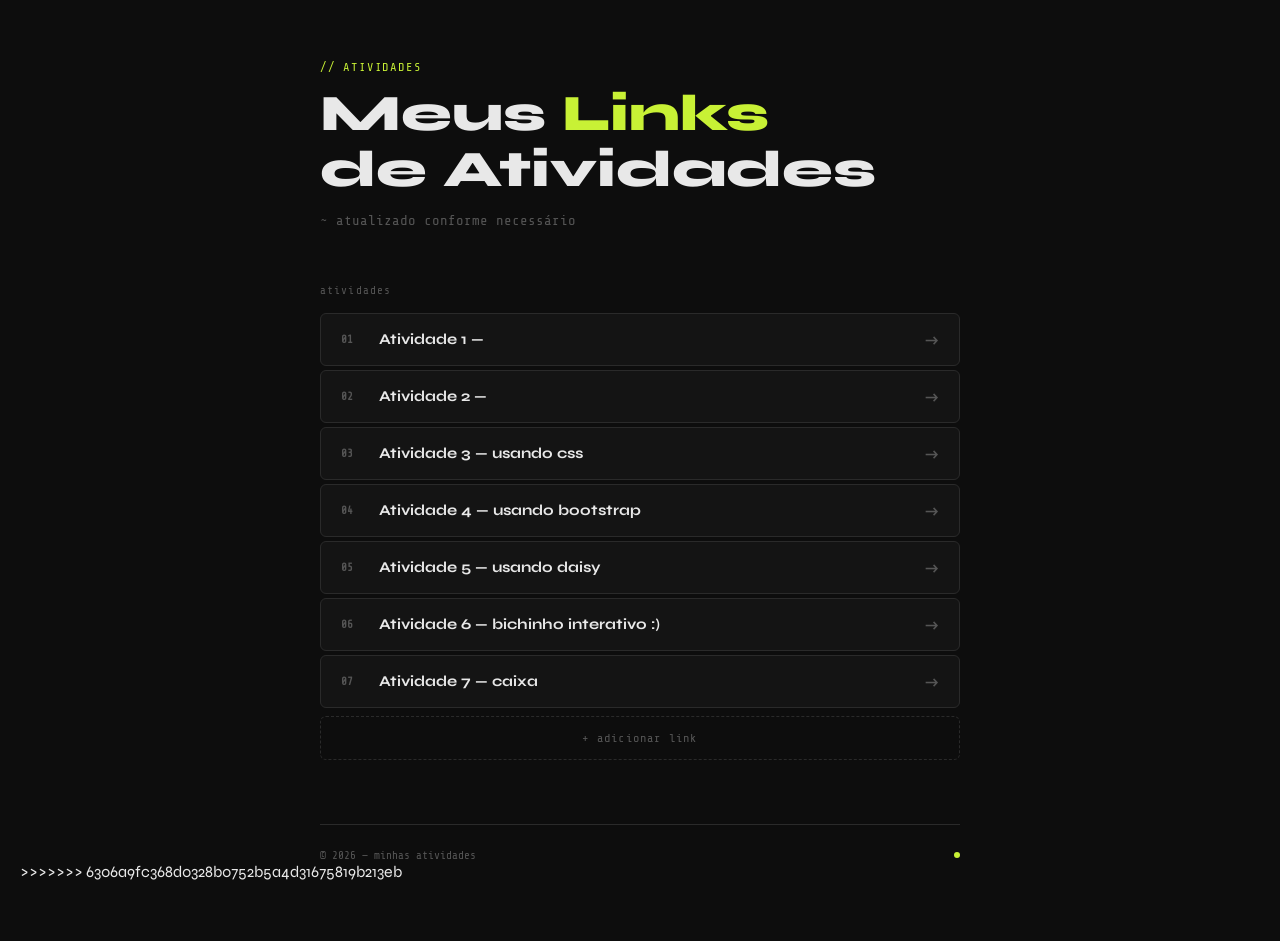
<file: index.html>
<!DOCTYPE html>
<html lang="pt-br">
<head>
    <meta charset="UTF-8">
    <meta name="viewport" content="width=device-width, initial-scale=1.0">
    <title>Minhas Atividades</title>
    <link href="https://fonts.googleapis.com/css2?family=Share+Tech+Mono&family=Syne:wght@400;700;800&display=swap" rel="stylesheet">
    <style>
        * {
            margin: 0;
            padding: 0;
            box-sizing: border-box;
        }

        :root {
            --bg: #0d0d0d;
            --surface: #141414;
            --border: #2a2a2a;
            --accent: #c8f135;
            --accent-dim: #8aaa1f;
            --text: #e8e8e8;
            --muted: #555;
        }

        body {
            background-color: var(--bg);
            color: var(--text);
            font-family: 'Syne', sans-serif;
            min-height: 100vh;
            padding: 60px 20px;
        }

        .wrapper {
            max-width: 640px;
            margin: 0 auto;
        }

        header {
            margin-bottom: 56px;
            animation: fadeDown 0.5s ease both;
        }

        .tag {
            font-family: 'Share Tech Mono', monospace;
            font-size: 12px;
            color: var(--accent);
            letter-spacing: 0.15em;
            text-transform: uppercase;
            margin-bottom: 12px;
            display: block;
        }

        h1 {
            font-size: clamp(2rem, 6vw, 3.2rem);
            font-weight: 800;
            line-height: 1.1;
            color: var(--text);
        }

        h1 span {
            color: var(--accent);
        }

        .subtitle {
            margin-top: 14px;
            font-size: 14px;
            color: var(--muted);
            font-family: 'Share Tech Mono', monospace;
        }

        .divider {
            width: 100%;
            height: 1px;
            background: var(--border);
            margin: 40px 0;
        }

        .counter {
            font-family: 'Share Tech Mono', monospace;
            font-size: 11px;
            color: var(--muted);
            letter-spacing: 0.1em;
            margin-bottom: 16px;
        }

        .list {
            list-style: none;
            display: flex;
            flex-direction: column;
            gap: 4px;
        }

        .list li {
            animation: fadeUp 0.4s ease both;
        }

        .list li:nth-child(1)  { animation-delay: 0.05s; }
        .list li:nth-child(2)  { animation-delay: 0.10s; }
        .list li:nth-child(3)  { animation-delay: 0.15s; }
        .list li:nth-child(4)  { animation-delay: 0.20s; }
        .list li:nth-child(5)  { animation-delay: 0.25s; }
        .list li:nth-child(6)  { animation-delay: 0.30s; }
        .list li:nth-child(7)  { animation-delay: 0.35s; }
        .list li:nth-child(8)  { animation-delay: 0.40s; }

        .list a {
            display: flex;
            align-items: center;
            justify-content: space-between;
            padding: 16px 20px;
            background: var(--surface);
            border: 1px solid var(--border);
            border-radius: 6px;
            text-decoration: none;
            color: var(--text);
            font-size: 15px;
            font-weight: 700;
            transition: border-color 0.2s, background 0.2s, transform 0.15s;
            gap: 16px;
        }

        .list a:hover {
            border-color: var(--accent);
            background: #1a1a1a;
            transform: translateX(4px);
        }

        .list a:hover .arrow {
            color: var(--accent);
            transform: translateX(3px);
        }

        .link-left {
            display: flex;
            align-items: center;
            gap: 14px;
        }

        .num {
            font-family: 'Share Tech Mono', monospace;
            font-size: 11px;
            color: var(--muted);
            min-width: 24px;
        }

        .arrow {
            font-size: 16px;
            color: var(--muted);
            transition: color 0.2s, transform 0.2s;
            flex-shrink: 0;
        }

        .add-btn {
            display: flex;
            align-items: center;
            justify-content: center;
            gap: 10px;
            width: 100%;
            margin-top: 8px;
            padding: 14px 20px;
            background: transparent;
            border: 1px dashed var(--border);
            border-radius: 6px;
            color: var(--muted);
            font-family: 'Share Tech Mono', monospace;
            font-size: 12px;
            letter-spacing: 0.1em;
            cursor: pointer;
            transition: border-color 0.2s, color 0.2s;
        }

        .add-btn:hover {
            border-color: var(--accent-dim);
            color: var(--accent);
        }

        footer {
            margin-top: 64px;
            padding-top: 24px;
            border-top: 1px solid var(--border);
            display: flex;
            justify-content: space-between;
            align-items: center;
        }

        footer p {
            font-family: 'Share Tech Mono', monospace;
            font-size: 11px;
            color: var(--muted);
        }

        .dot {
            width: 6px;
            height: 6px;
            background: var(--accent);
            border-radius: 50%;
            animation: blink 1.2s ease-in-out infinite;
        }

        @keyframes blink {
            0%, 100% { opacity: 1; }
            50% { opacity: 0.2; }
        }

        @keyframes fadeDown {
            from { opacity: 0; transform: translateY(-12px); }
            to   { opacity: 1; transform: translateY(0); }
        }

        @keyframes fadeUp {
            from { opacity: 0; transform: translateY(10px); }
            to   { opacity: 1; transform: translateY(0); }
        }
    </style>
</head>
<body>

<div class="wrapper">

    <header>
        <span class="tag">// atividades</span>
        <h1>Meus <span>Links</span><br>de Atividades</h1>
        <p class="subtitle">~ atualizado conforme necessário</p>
    </header>

    <div class="counter">atividades</div>

    <ul class="list">
         <li>
            <a href="https://micaelmflima.github.io/Front_End_2026/atvi1.html">
                <span class="link-left">
                    <span class="num">01</span>
                    Atividade 1 — 
                </span>
                <span class="arrow">→</span>
            </a>
        </li>
        <li>
            <a href="https://micaelmflima.github.io/Front_End_2026/trabalhofrontmicael.html">
                <span class="link-left">
                    <span class="num">02</span>
                    Atividade 2 — 
                </span>
                <span class="arrow">→</span>
            </a>
        </li>
        <li>
            <a href="https://micaelmflima.github.io/Front_End_2026/atividades%20css/CSS/">
                <span class="link-left">
                    <span class="num">03</span>
                    Atividade 3 — usando css
                </span>
                <span class="arrow">→</span>
            </a>
        </li>
        <li>
            <a href="https://micaelmflima.github.io/Front_End_2026/atividades%20css/BOOTSTRAP/">
                <span class="link-left">
                    <span class="num">04</span>
                    Atividade 4 — usando bootstrap
                </span>
                <span class="arrow">→</span>
            </a>
        </li>
        <li>
            <a href="https://micaelmflima.github.io/Front_End_2026/atividades css/DAISY">
                <span class="link-left">
                    <span class="num">05</span>
                    Atividade 5 — usando daisy
                </span>
                <span class="arrow">→</span>
            </a>
        </li>
        <li>
            <a href="https://micaelmflima.github.io/Front_End_2026/bichinho/bichinho.html">
                <span class="link-left">
                    <span class="num">06</span>
                    Atividade 6 — bichinho interativo :)
                </span>
                <span class="arrow">→</span>
            </a>
        </li>
        <li>
            <a href="https://micaelmflima.github.io/Front_End_2026/caixahtml/caixa.html">
                <span class="link-left">
                    <span class="num">07</span>
                    Atividade 7 — caixa 
                </span>
                <span class="arrow">→</span>
            </a>
        </li>
    </ul>

    <button class="add-btn">+ adicionar link</button>

    <footer>
        <p>© 2026 — minhas atividades</p>
        <div class="dot"></div>
    </footer>

</div>

>>>>>>> 6306a9fc368d0328b0752b5a4d31675819b213eb
</body>
</html>
</file>
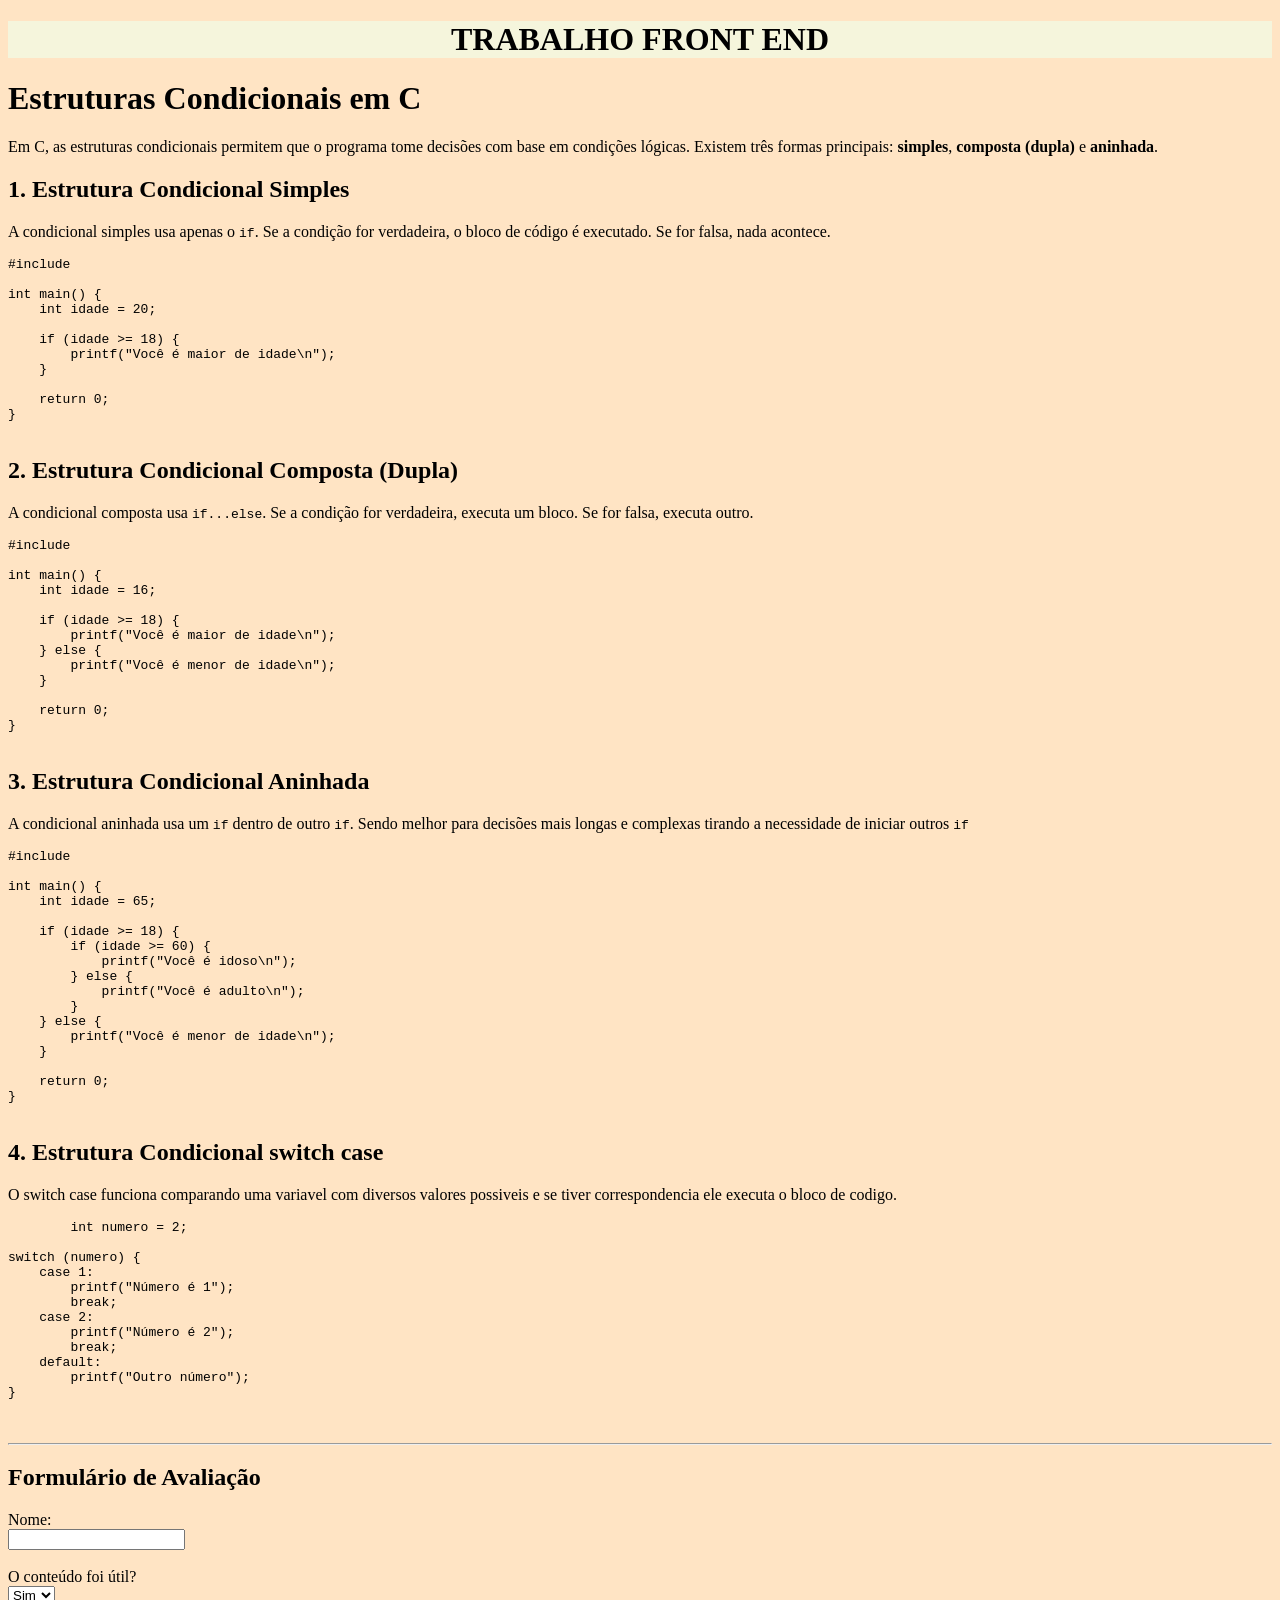
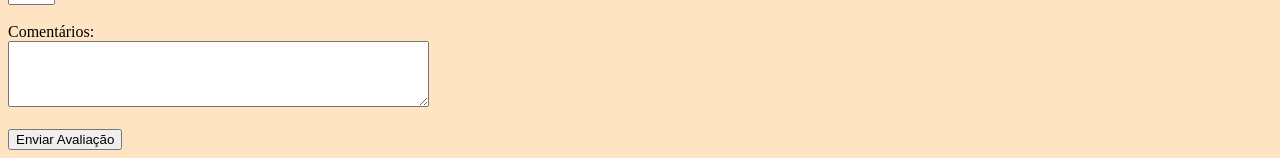
<file: front/index.html>
<!DOCTYPE html>
<html lang="pt-BR">
<head>
    <meta charset="UTF-8">
    <meta name="viewport" content="width=device-width, initial-scale=1.0">
    <title>Estruturas Condicionais em C</title>
    <STYle>
        header{
            background-color: beige;
            }
            
       body{
        background-color: bisque;
       }
    </STYle>
</head>

<body>
    <header>
        <h1><center>TRABALHO FRONT END</center></h1>
        
    </header>
    <h1>Estruturas Condicionais em C</h1>
    <p>
        Em C, as estruturas condicionais permitem que o programa tome decisões com base em condições lógicas.
        Existem três formas principais: <strong>simples</strong>, <strong>composta (dupla)</strong> e <strong>aninhada</strong>.
    </p>

    <h2>1. Estrutura Condicional Simples</h2>
    <p>
        A condicional simples usa apenas o <code>if</code>.  
        Se a condição for verdadeira, o bloco de código é executado.  
        Se for falsa, nada acontece.
    </p>
    <pre>
#include <stdio.h>

int main() {
    int idade = 20;

    if (idade >= 18) {
        printf("Você é maior de idade\n");
    }

    return 0;
}
    </pre>

    <h2>2. Estrutura Condicional Composta (Dupla)</h2>
    <p>
        A condicional composta usa <code>if...else</code>.  
        Se a condição for verdadeira, executa um bloco.  
        Se for falsa, executa outro.
    </p>
    <pre>
#include <stdio.h>

int main() {
    int idade = 16;

    if (idade >= 18) {
        printf("Você é maior de idade\n");
    } else {
        printf("Você é menor de idade\n");
    }

    return 0;
}
    </pre>

    <h2>3. Estrutura Condicional Aninhada</h2>
    <p>
        A condicional aninhada usa um <code>if</code> dentro de outro <code>if</code>.  
        Sendo melhor para decisões mais longas e complexas tirando a necessidade de iniciar outros <code>if</code>
    </p>
    <pre>
#include <stdio.h>

int main() {
    int idade = 65;

    if (idade >= 18) {
        if (idade >= 60) {
            printf("Você é idoso\n");
        } else {
            printf("Você é adulto\n");
        }
    } else {
        printf("Você é menor de idade\n");
    }

    return 0;
}
    </pre>

     <h2>4. Estrutura Condicional switch case</h2>

     <p>
        O switch case funciona comparando uma variavel com diversos valores possiveis e se tiver correspondencia ele executa o bloco de codigo.
     </p>

     <pre>
        int numero = 2;

switch (numero) {
    case 1:
        printf("Número é 1");
        break;
    case 2:
        printf("Número é 2");
        break;
    default:
        printf("Outro número");
}

     </pre>
    <hr>

    <h2>Formulário de Avaliação</h2>
    <form>
        <label for="nome">Nome:</label><br>
        <input type="text" id="nome" name="nome"><br><br>

        <label for="utilidade">O conteúdo foi útil?</label><br>
        <select id="utilidade" name="utilidade">
            <option value="sim">Sim</option>
            <option value="nao">Não</option>
        </select><br><br>

        <label for="comentarios">Comentários:</label><br>
        <textarea id="comentarios" name="comentarios" rows="4" cols="50"></textarea><br><br>

        <input type="submit" value="Enviar Avaliação">
    </form>
</body>
<!--⠀⠀⠀⠀⠀⠀⠀⠀⢠⡀⠀⠀⠀⠀⠀⠀⠀⠀⠀⠀⠀⠀⠀⠀
⠀⠀⠀⠀⠀⠀⠀⠀⢀⡟⣻⠀⠀⢀⣀⣀⣀⣀⣠⣴⠆⠀⠀⠀⠀
⠀⠀⠀⣶⠤⣀⣀⡴⠋⠀⠋⠉⠉⠁⠀⠈⠀⠶⠯⣅⠀⠀⠀⠀⠀
⠀⠀⠀⠈⣳⠿⠀⠀⠀⠀⠀⠀⠀⠀⠀⠀⠀⠀⠀⣀⣩⠶⠞⠃⠀
⠀⠀⠀⢀⡽⠁⠀⠀⠀⠀⠀⠀⠀⠀⠀⡀⠀⠀⠀⠘⣆⠀⠀⠀⠀
⠲⠶⣚⡍⠀⠀⠀⠀⠀⠀⠀⠀⠀⣤⠀⢹⣦⠀⢧⠀⠈⠳⣄⠀⠀
⠀⢀⡞⠀⠀⠀⠀⠀⠀⠀⣧⠀⠀⣿⡴⠋⠉⢛⣾⣆⢸⡳⢬⣷⠦
⢠⡾⠶⣤⣀⠀⣀⣲⠀⢀⣿⢰⢀⣿⠀⠀⣰⣿⣿⢿⠯⣷⣄⡀⠀
⠀⠀⢰⣿⣿⣿⣿⠿⣧⢸⣧⣿⡼⠙⣧⣾⣿⣿⡟⠘⣦⠀⠀⠀⠀
⠀⠀⡾⠙⢸⣿⣧⠀⠈⠛⠇⠈⠀⠀⠀⠉⠉⠁⠀⠀⢈⡇⠀⠀⠀
⠀⠀⠁⠀⢸⡏⠿⠷⣶⡦⠀⠀⠀⠀⠀⠘⠦⣄⣀⡴⠞⠁⠀⠀⠀
⠀⠀⠀⠀⠀⠀⠀⣰⣷⣷⣶⣶⣶⣶⣶⣶⣾⣏⠉⠀⠀⠀⠀⠀⠀
⠀⠀⠀⠀⠀⠀⠀⣿⣿⣿⣿⣿⣿⣿⣿⣿⣿⡏⠀⠀⠀⠀⠀⠀⠀
⠀⠀⠀⠀⠀⠀⠀⠽⣿⣿⣿⣿⣿⣿⣿⣿⠛⠃⠀⠀⠀⠀⠀⠀⠀
⠀⠀⠀⠀⠀⠀⠀⢀⣿⣿⣿⣿⣿⣿⣿⣿⣇⠀⠀⠀⠀⠀⠀⠀⠀
⠀⠀⠀⠀⠀⠀⠀⣼⣿⣿⣿⣿⣿⣿⣿⣿⣿⡆⠀⠀⠀⠀⠀⠀⠀
⠀⠀⠀⠀⠀⠀⢰⣿⣿⣿⣿⣿⣿⣿⣿⣿⣿⣷⠀⠀⠀⠀⠀⠀⠀
⠀⠀⠀⠀⠀⠀⣼⣿⣿⣿⣿⣿⣿⣿⣿⣿⣿⣿⡇⠀⠀⠀⠀⠀⠀
⠀⠀⠀⠀⠀⠀⣿⣿⣿⣿⣿⣿⣿⣿⣿⣿⣿⣿⣿⡀⠀⠀⠀⠀⠀
⠀⠀⠀⠀⠀⢸⣿⣿⣿⣿⣿⣿⣿⣿⣿⣿⣿⣿⣿⣇⠀⠀⠀⠀⠀
⠀⠀⠀⠀⠀⣸⣿⣿⣿⣿⣿⣿⣿⣿⣿⣿⣿⣿⣿⣿⡄⠀⠀⠀⠀
⠀⠀⠀⠀⠀⣿⣿⣿⣿⣿⣿⣿⣿⣿⣿⣿⣿⣿⣿⣿⣇⠀⠀⠀⠀
⠀⠀⠀⠀⠀⣿⣿⣿⣿⣿⣿⣿⣿⣿⣿⣿⣿⣿⣿⣿⣿⠀⠀⠀⠀
⠀⠀⠀⠀⢰⣿⣿⣿⣿⣿⣿⣿⣿⣿⣿⣿⣿⣿⣿⣿⣿⡇⠀⠀⠀
⠀⠀⠀⠀⢸⣿⣿⣿⣿⣿⣿⣿⣿⣿⣿⣿⣿⣿⣿⣿⣿⡇⠀⠀⠀
⠀⠀⠀⠀⢸⣿⣿⣿⣿⣿⣿⣿⣿⣿⣿⣿⣿⣿⣿⣿⣿⡇⠀⠀⠀-->
</html>
</file>
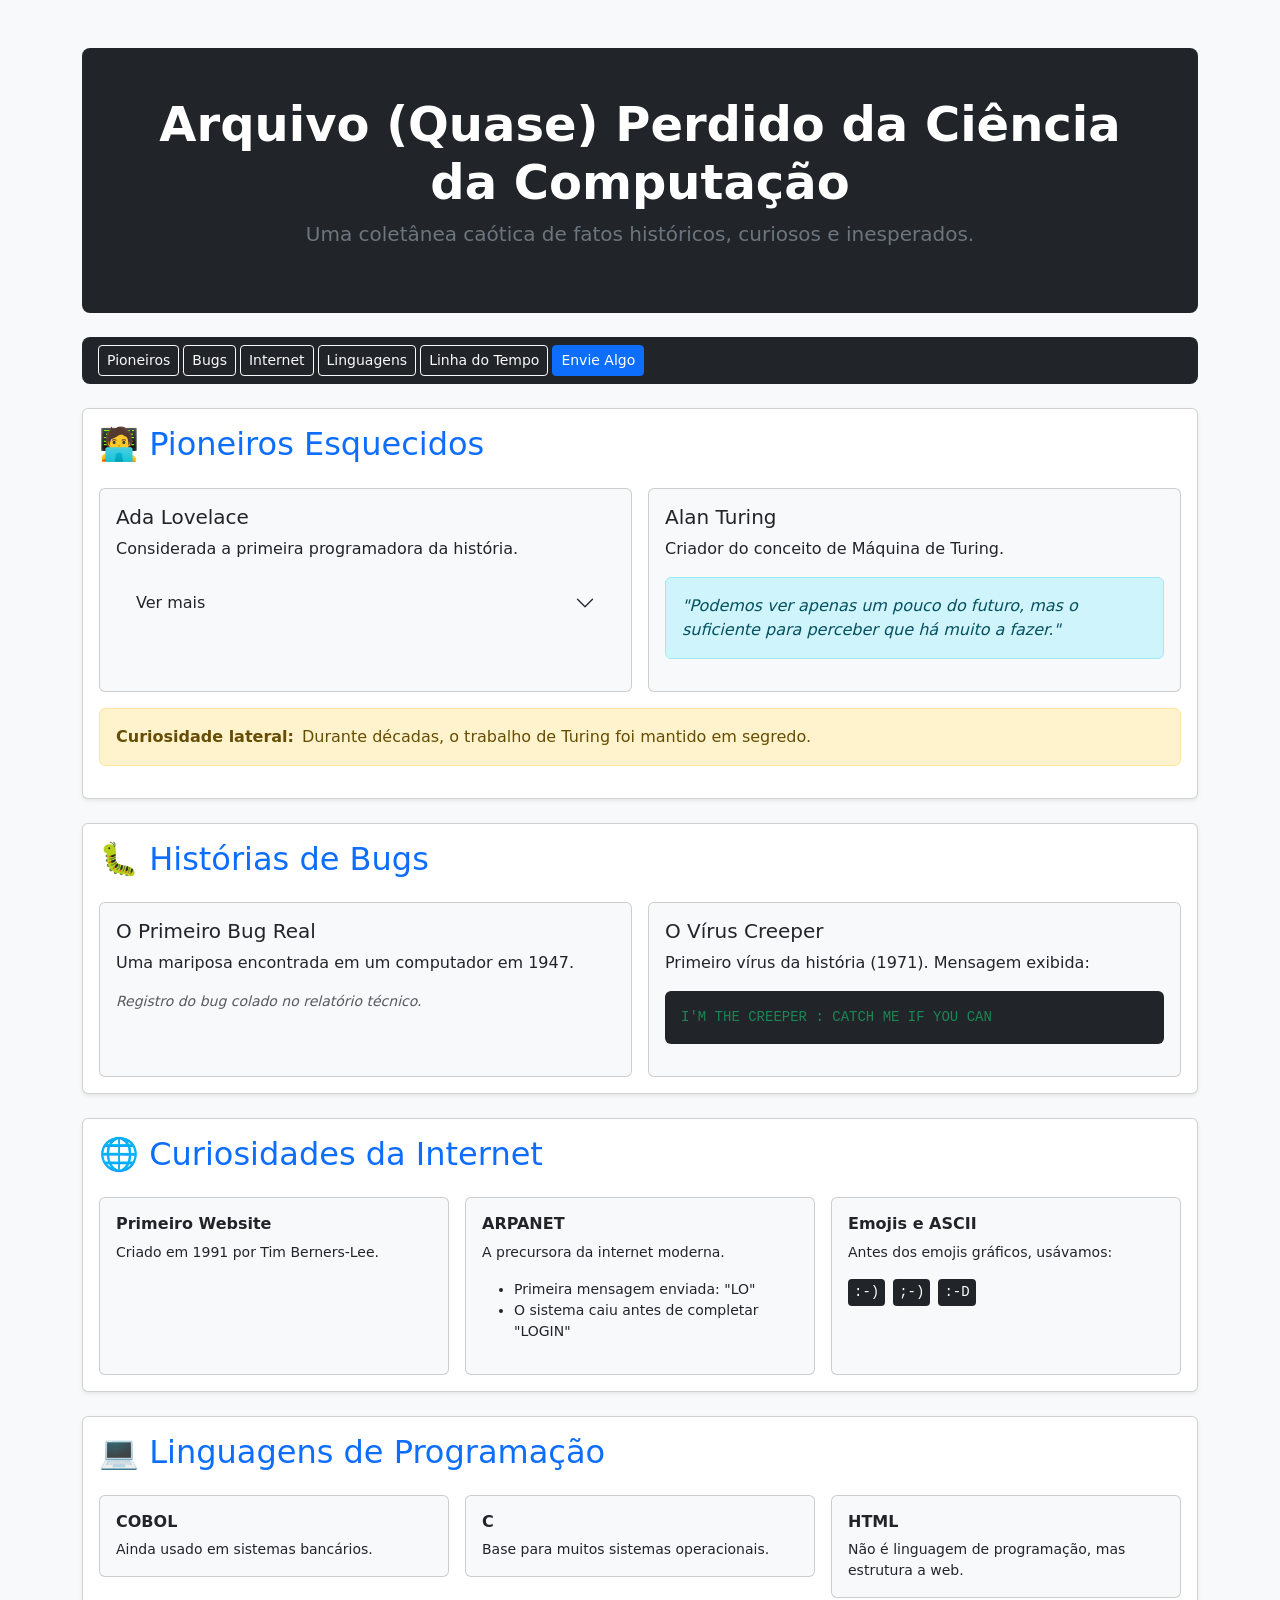
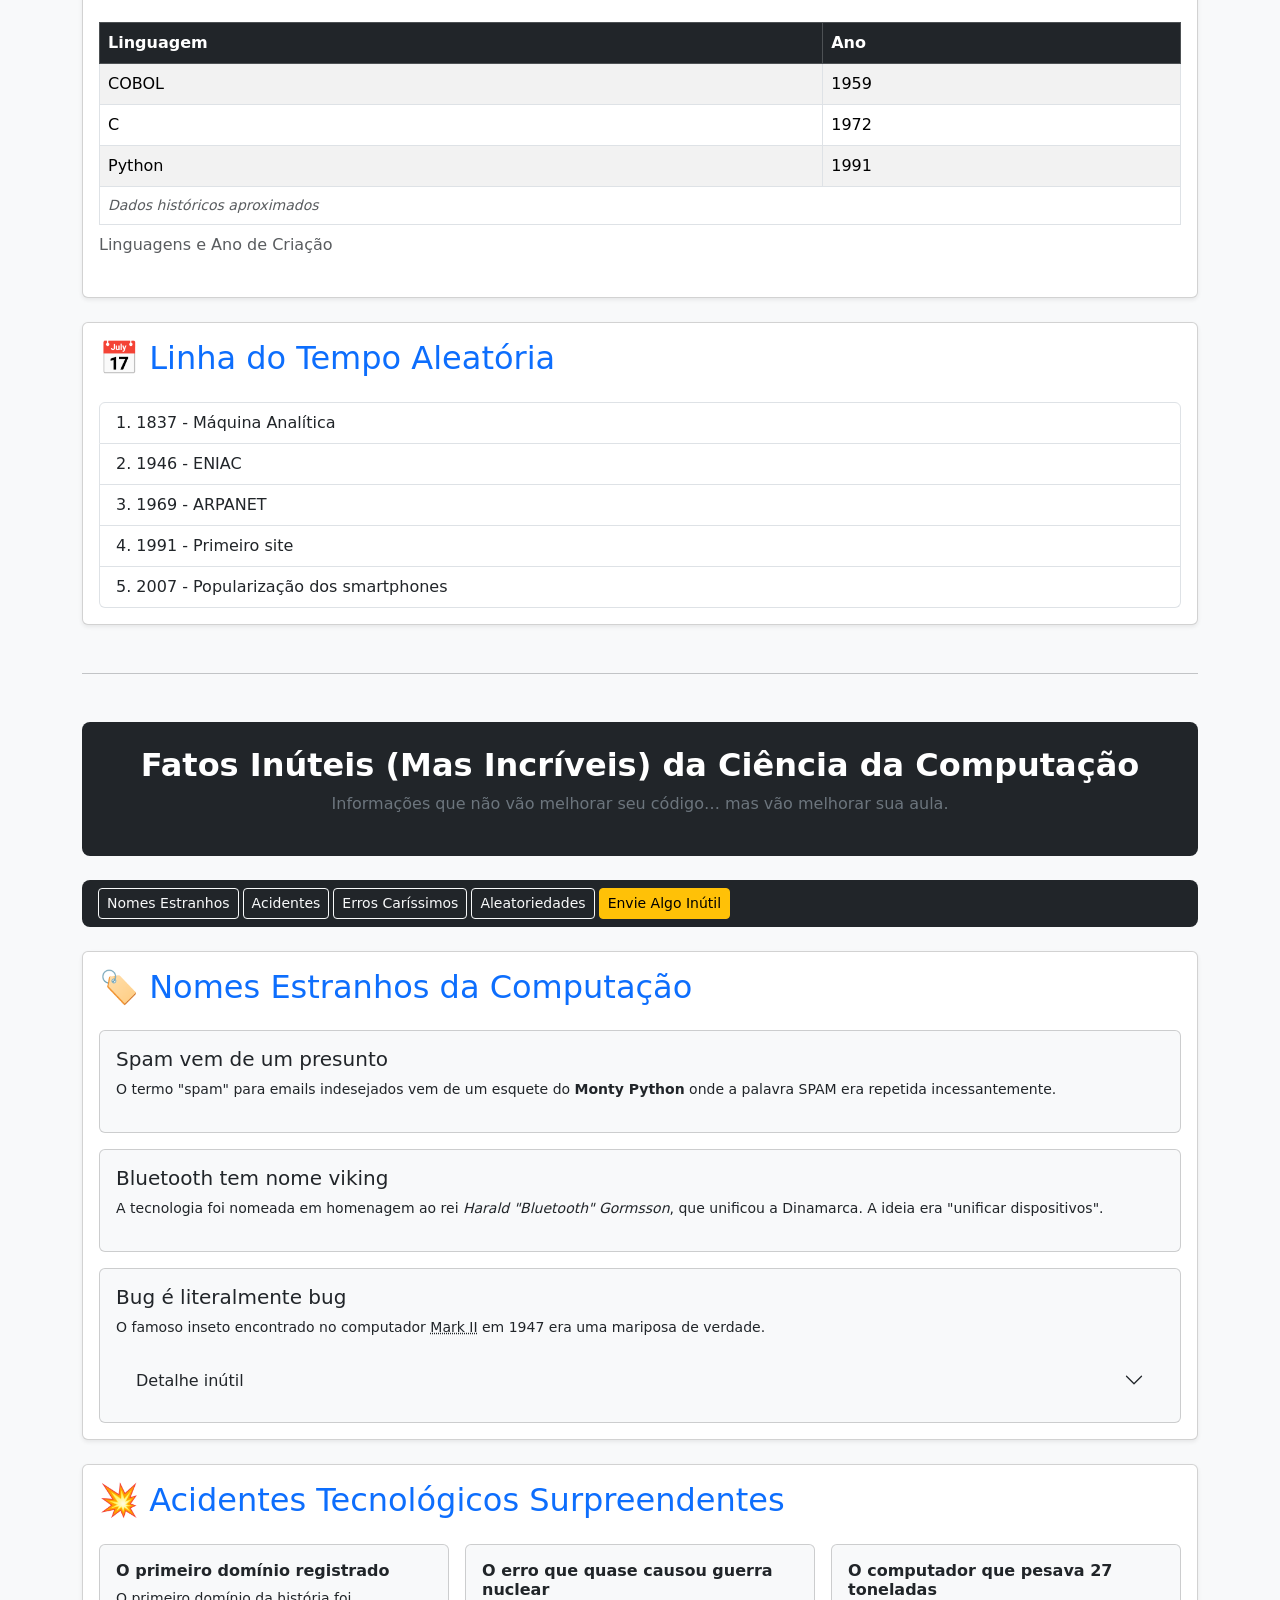
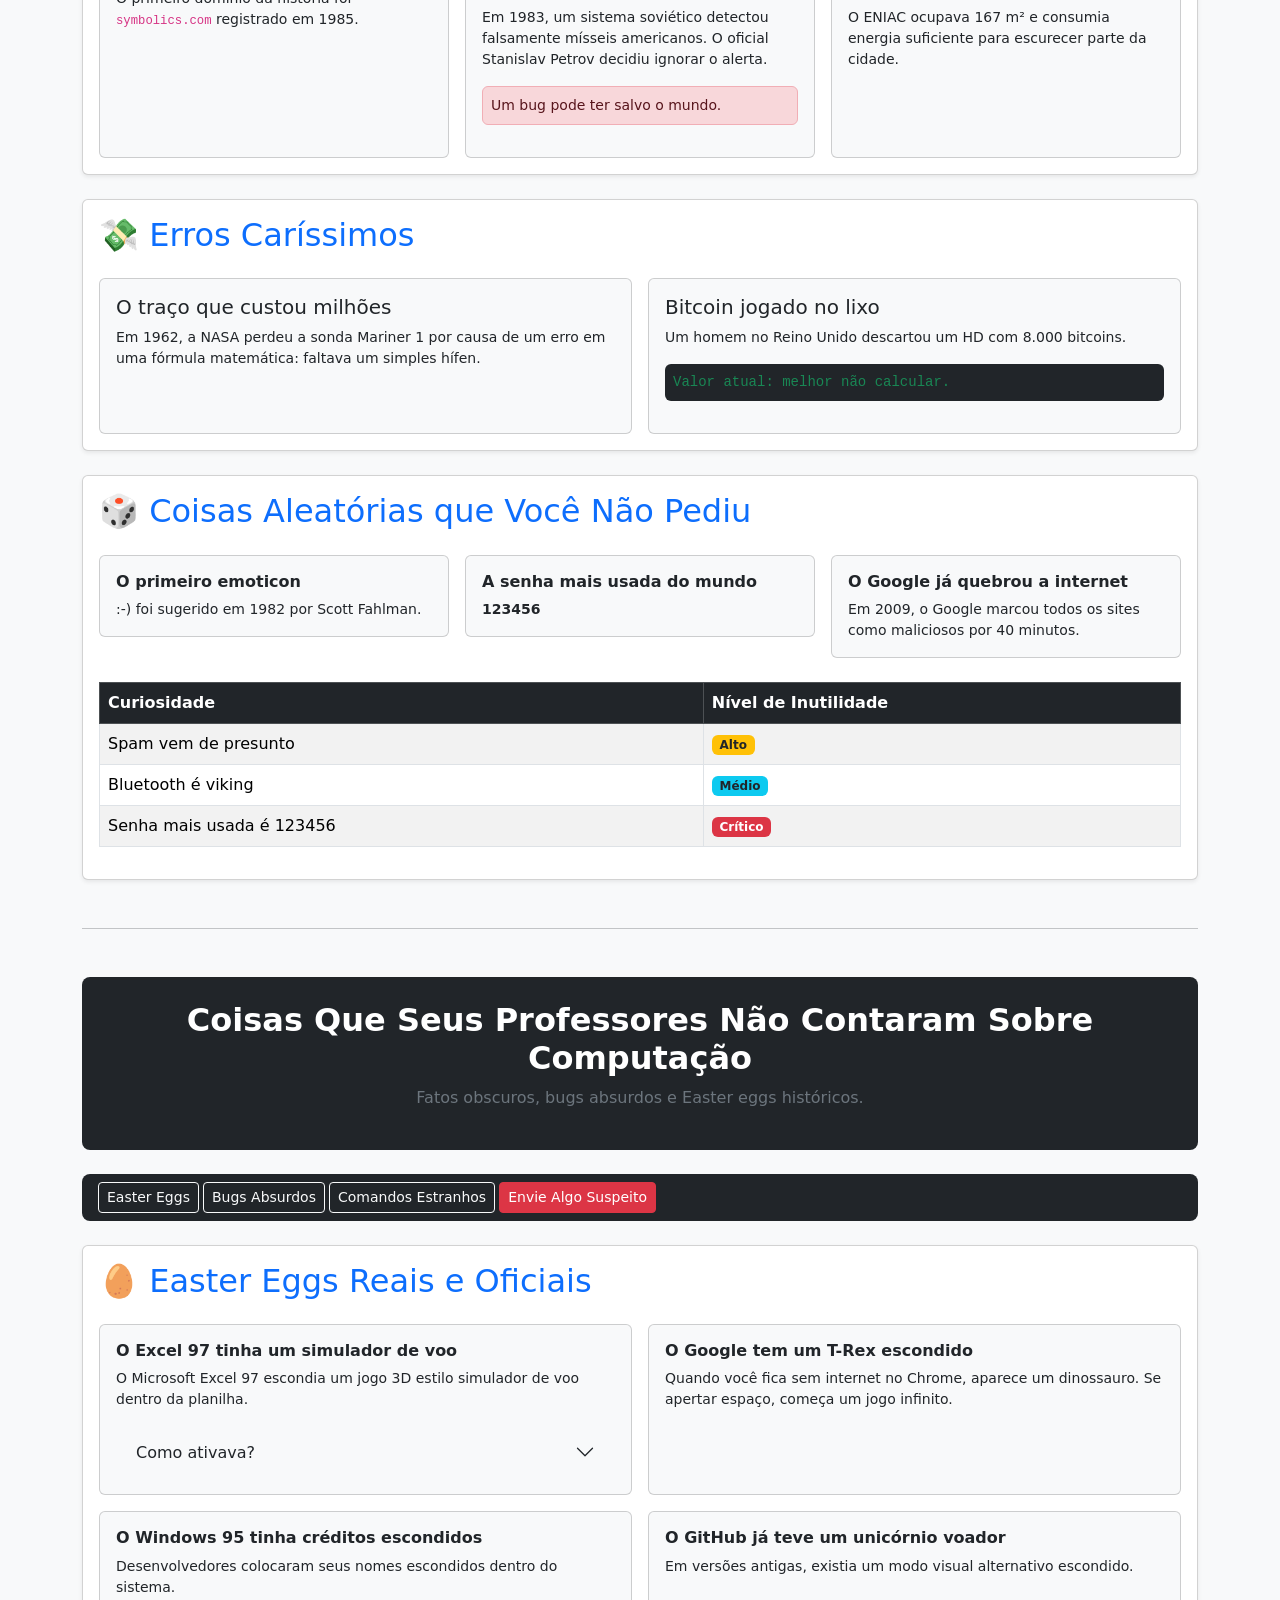
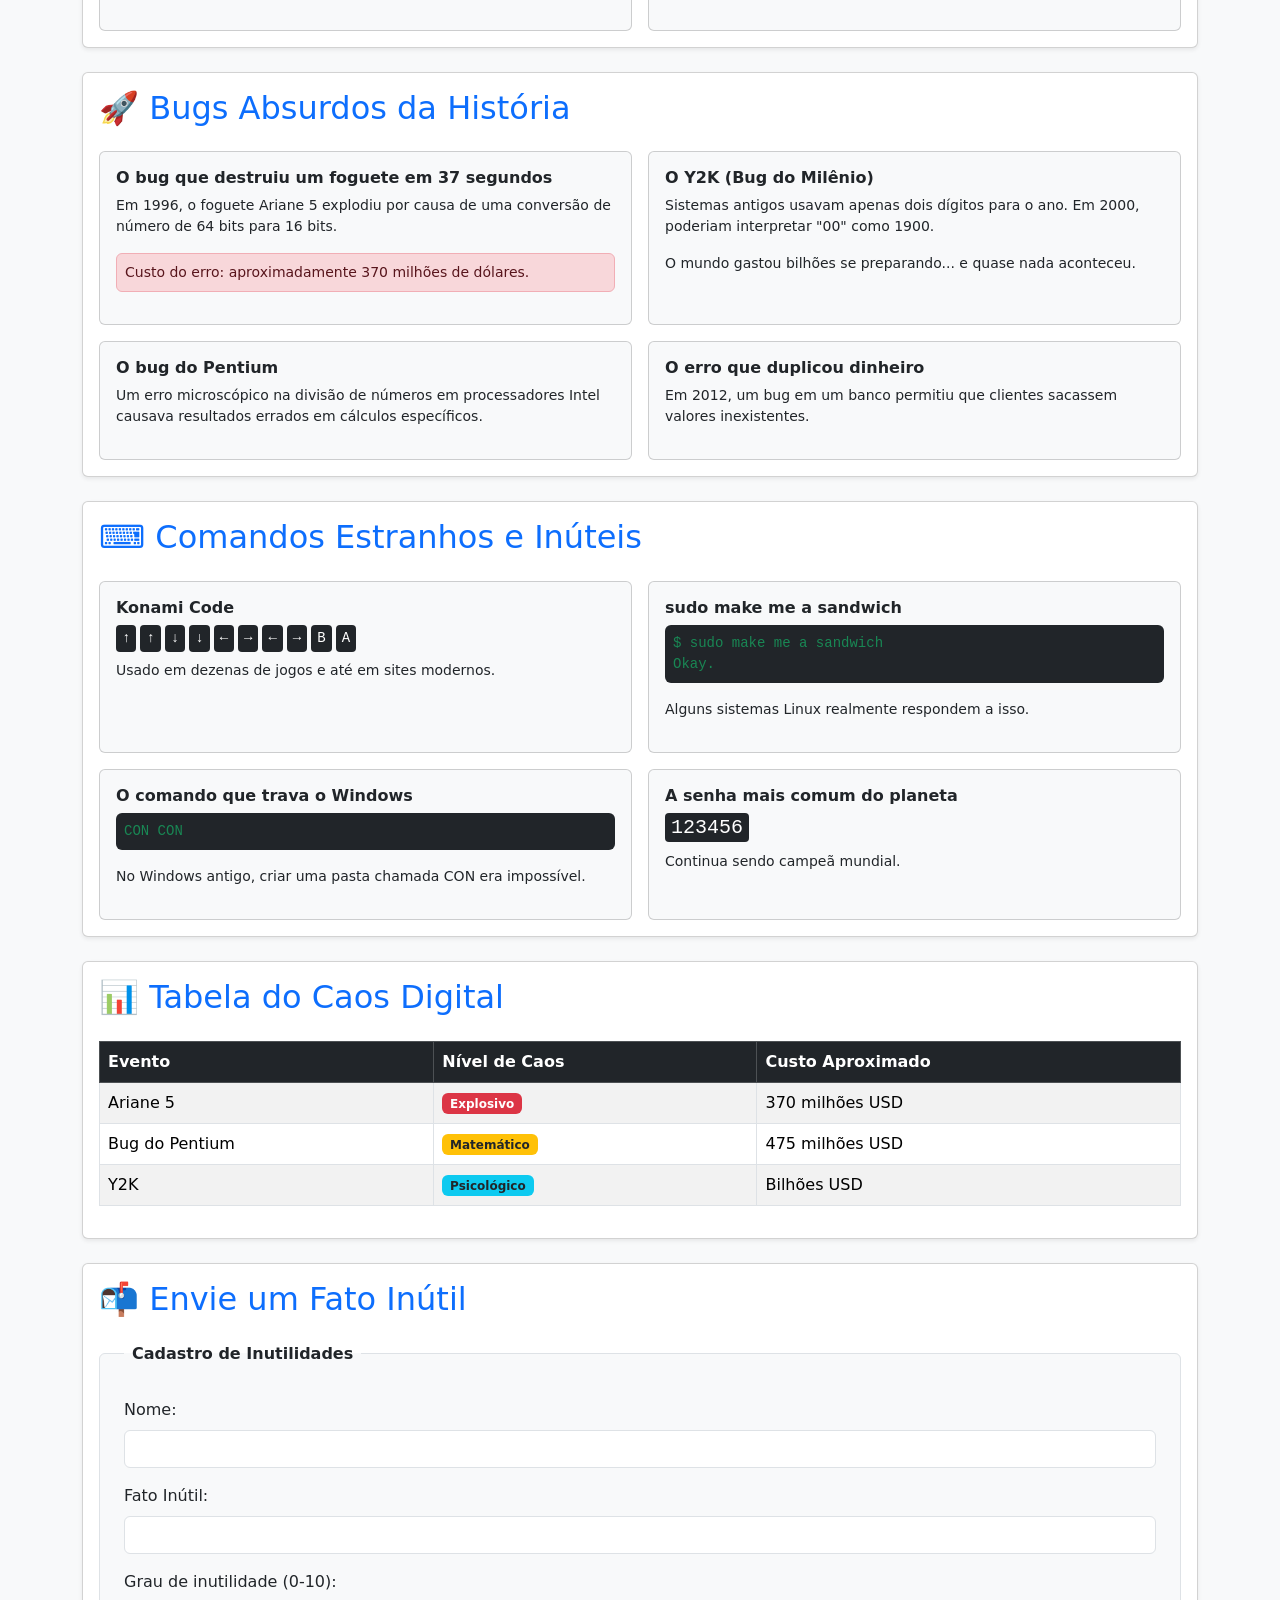
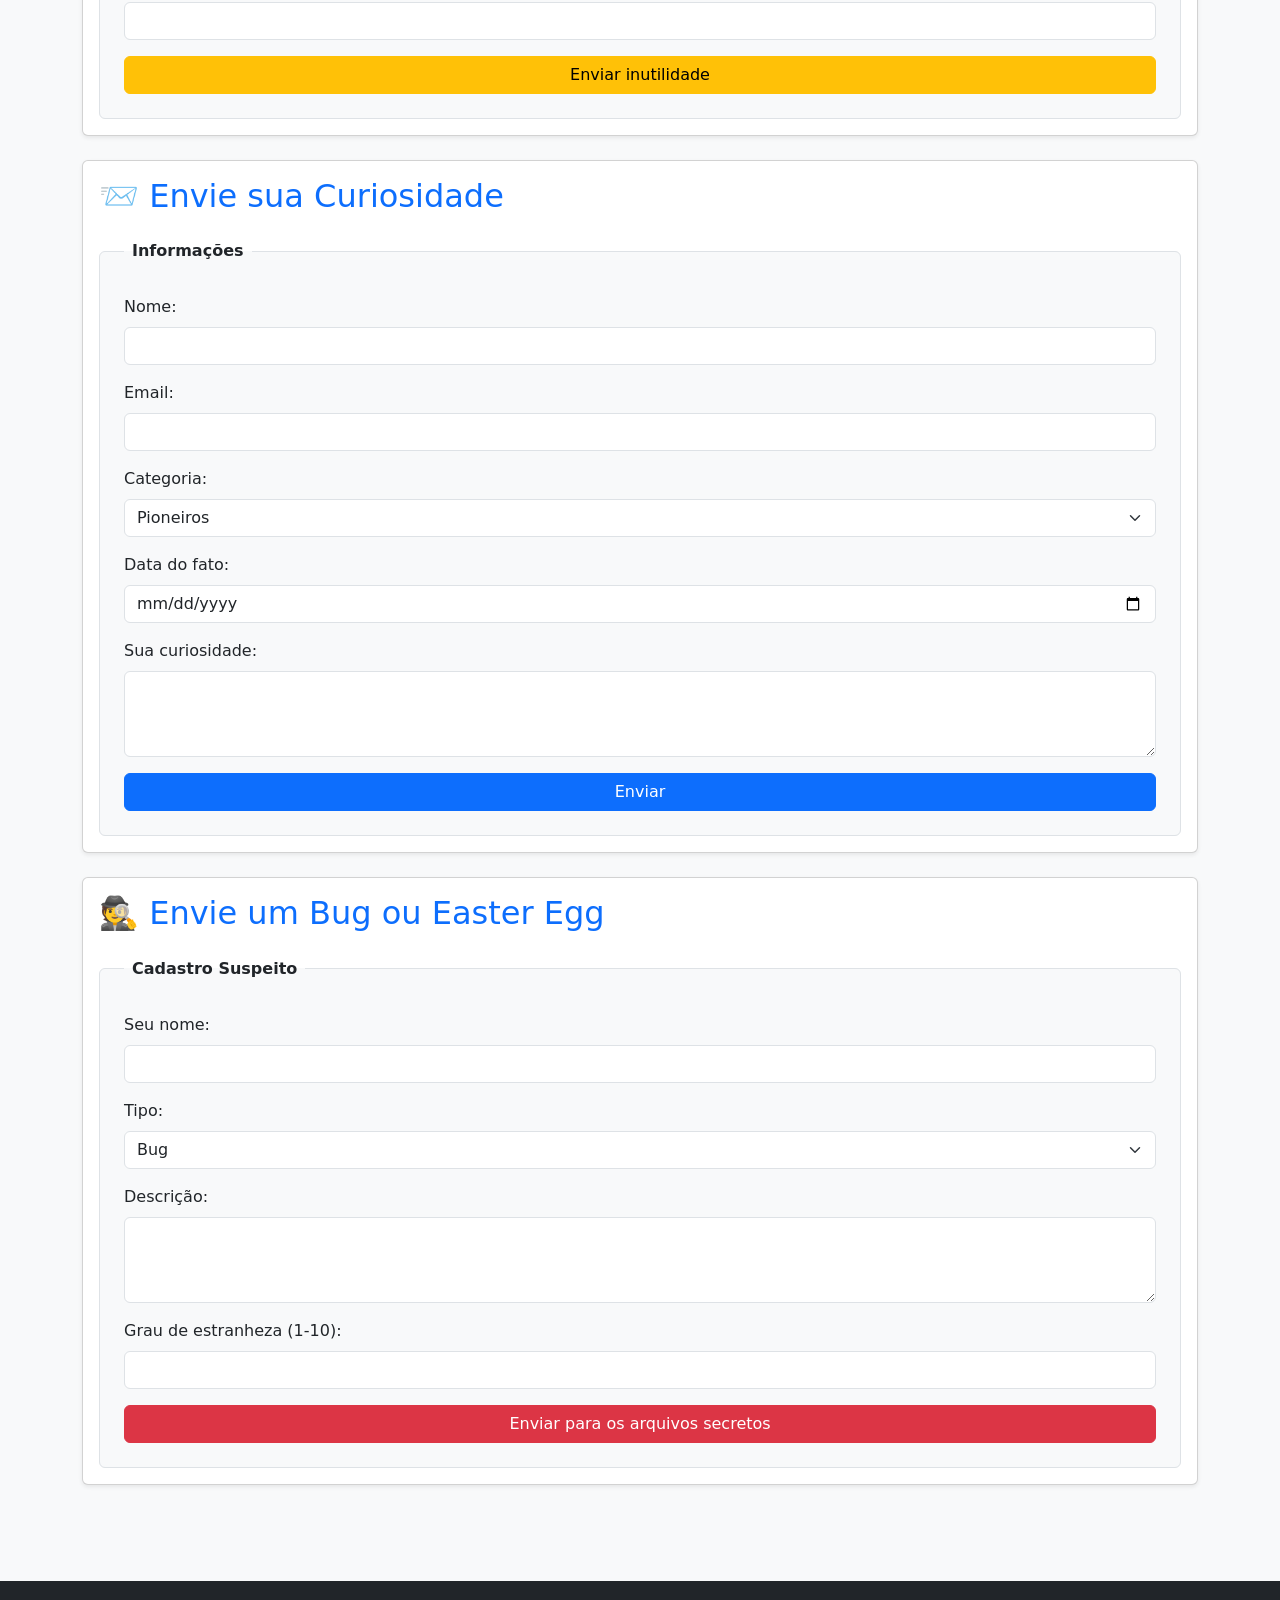
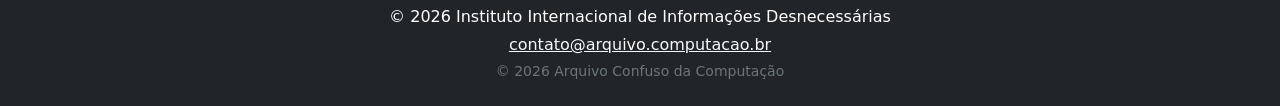
<file: atividades css/BOOTSTRAP/index.html>
<!DOCTYPE html>
<html lang="pt-br">
<head>
    <meta charset="UTF-8">
    <meta name="description" content="Curiosidades e fatos históricos da Ciência da Computação">
    <meta name="author" content="Portal Computação">
    <meta name="viewport" content="width=device-width, initial-scale=1.0">
    <title>Arquivo Confuso da Computação</title>
    <link href="https://cdn.jsdelivr.net/npm/bootstrap@5.3.3/dist/css/bootstrap.min.css" rel="stylesheet">
</head>

<body class="bg-light">

<div class="container py-5">

    <div class="p-5 mb-4 bg-dark text-white rounded-3 text-center">
        <h1 class="display-5 fw-bold">Arquivo (Quase) Perdido da Ciência da Computação</h1>
        <p class="lead text-secondary">Uma coletânea caótica de fatos históricos, curiosos e inesperados.</p>
    </div>

    <nav class="navbar navbar-expand bg-dark rounded-3 mb-4 px-3">
        <ul class="navbar-nav flex-wrap gap-1">
            <li class="nav-item"><a href="#pioneiros" class="btn btn-outline-light btn-sm">Pioneiros</a></li>
            <li class="nav-item"><a href="#bugs" class="btn btn-outline-light btn-sm">Bugs</a></li>
            <li class="nav-item"><a href="#internet" class="btn btn-outline-light btn-sm">Internet</a></li>
            <li class="nav-item"><a href="#linguagens" class="btn btn-outline-light btn-sm">Linguagens</a></li>
            <li class="nav-item"><a href="#linha-do-tempo" class="btn btn-outline-light btn-sm">Linha do Tempo</a></li>
            <li class="nav-item"><a href="#formulario" class="btn btn-primary btn-sm">Envie Algo</a></li>
        </ul>
    </nav>

    <div id="pioneiros" class="card mb-4 shadow-sm">
        <div class="card-body">
            <h2 class="card-title text-primary mb-4">🧑‍💻 Pioneiros Esquecidos</h2>
            <div class="row g-3">
                <div class="col-md-6">
                    <div class="card h-100 bg-light">
                        <div class="card-body">
                            <h3 class="h5">Ada Lovelace</h3>
                            <p>Considerada a primeira programadora da história.</p>
                            <div class="accordion accordion-flush" id="acc-ada">
                                <div class="accordion-item bg-light">
                                    <h2 class="accordion-header">
                                        <button class="accordion-button collapsed bg-light" type="button" data-bs-toggle="collapse" data-bs-target="#ada-detail">Ver mais</button>
                                    </h2>
                                    <div id="ada-detail" class="accordion-collapse collapse">
                                        <div class="accordion-body">Ela escreveu um algoritmo para a Máquina Analítica no século XIX.</div>
                                    </div>
                                </div>
                            </div>
                        </div>
                    </div>
                </div>
                <div class="col-md-6">
                    <div class="card h-100 bg-light">
                        <div class="card-body">
                            <h3 class="h5">Alan Turing</h3>
                            <p>Criador do conceito de Máquina de Turing.</p>
                            <blockquote class="alert alert-info text-sm fst-italic">
                                "Podemos ver apenas um pouco do futuro, mas o suficiente para perceber que há muito a fazer."
                            </blockquote>
                        </div>
                    </div>
                </div>
            </div>
            <div class="alert alert-warning mt-3 d-flex gap-2">
                <strong>Curiosidade lateral:</strong>
                <span>Durante décadas, o trabalho de Turing foi mantido em segredo.</span>
            </div>
        </div>
    </div>

    <div id="bugs" class="card mb-4 shadow-sm">
        <div class="card-body">
            <h2 class="card-title text-primary mb-4">🐛 Histórias de Bugs</h2>
            <div class="row g-3">
                <div class="col-md-6">
                    <div class="card h-100 bg-light">
                        <div class="card-body">
                            <h3 class="h5">O Primeiro Bug Real</h3>
                            <p>Uma mariposa encontrada em um computador em 1947.</p>
                            <figcaption class="text-muted fst-italic small">Registro do bug colado no relatório técnico.</figcaption>
                        </div>
                    </div>
                </div>
                <div class="col-md-6">
                    <div class="card h-100 bg-light">
                        <div class="card-body">
                            <h3 class="h5">O Vírus Creeper</h3>
                            <p>Primeiro vírus da história (1971). Mensagem exibida:</p>
                            <pre class="bg-dark text-success p-3 rounded">I'M THE CREEPER : CATCH ME IF YOU CAN</pre>
                        </div>
                    </div>
                </div>
            </div>
        </div>
    </div>

    <div id="internet" class="card mb-4 shadow-sm">
        <div class="card-body">
            <h2 class="card-title text-primary mb-4">🌐 Curiosidades da Internet</h2>
            <div class="row g-3">
                <div class="col-md-4">
                    <div class="card h-100 bg-light">
                        <div class="card-body">
                            <h3 class="h6 fw-bold">Primeiro Website</h3>
                            <p class="small">Criado em 1991 por Tim Berners-Lee.</p>
                        </div>
                    </div>
                </div>
                <div class="col-md-4">
                    <div class="card h-100 bg-light">
                        <div class="card-body">
                            <h3 class="h6 fw-bold">ARPANET</h3>
                            <p class="small">A precursora da internet moderna.</p>
                            <ul class="small">
                                <li>Primeira mensagem enviada: "LO"</li>
                                <li>O sistema caiu antes de completar "LOGIN"</li>
                            </ul>
                        </div>
                    </div>
                </div>
                <div class="col-md-4">
                    <div class="card h-100 bg-light">
                        <div class="card-body">
                            <h3 class="h6 fw-bold">Emojis e ASCII</h3>
                            <p class="small">Antes dos emojis gráficos, usávamos:</p>
                            <div class="d-flex gap-2 flex-wrap mt-1">
                                <kbd>:-)</kbd><kbd>;-)</kbd><kbd>:-D</kbd>
                            </div>
                        </div>
                    </div>
                </div>
            </div>
        </div>
    </div>

    <div id="linguagens" class="card mb-4 shadow-sm">
        <div class="card-body">
            <h2 class="card-title text-primary mb-4">💻 Linguagens de Programação</h2>
            <div class="row g-3 mb-4">
                <div class="col-md-4">
                    <div class="card bg-light">
                        <div class="card-body">
                            <h3 class="h6 fw-bold">COBOL</h3>
                            <p class="small mb-0">Ainda usado em sistemas bancários.</p>
                        </div>
                    </div>
                </div>
                <div class="col-md-4">
                    <div class="card bg-light">
                        <div class="card-body">
                            <h3 class="h6 fw-bold">C</h3>
                            <p class="small mb-0">Base para muitos sistemas operacionais.</p>
                        </div>
                    </div>
                </div>
                <div class="col-md-4">
                    <div class="card bg-light">
                        <div class="card-body">
                            <h3 class="h6 fw-bold">HTML</h3>
                            <p class="small mb-0">Não é linguagem de programação, mas estrutura a web.</p>
                        </div>
                    </div>
                </div>
            </div>
            <div class="table-responsive">
                <table class="table table-striped table-bordered">
                    <caption>Linguagens e Ano de Criação</caption>
                    <thead class="table-dark">
                        <tr><th>Linguagem</th><th>Ano</th></tr>
                    </thead>
                    <tbody>
                        <tr><td>COBOL</td><td>1959</td></tr>
                        <tr><td>C</td><td>1972</td></tr>
                        <tr><td>Python</td><td>1991</td></tr>
                    </tbody>
                    <tfoot>
                        <tr><td colspan="2" class="text-muted fst-italic small">Dados históricos aproximados</td></tr>
                    </tfoot>
                </table>
            </div>
        </div>
    </div>

    <div id="linha-do-tempo" class="card mb-4 shadow-sm">
        <div class="card-body">
            <h2 class="card-title text-primary mb-4">📅 Linha do Tempo Aleatória</h2>
            <ol class="list-group list-group-numbered">
                <li class="list-group-item">1837 - Máquina Analítica</li>
                <li class="list-group-item">1946 - ENIAC</li>
                <li class="list-group-item">1969 - ARPANET</li>
                <li class="list-group-item">1991 - Primeiro site</li>
                <li class="list-group-item">2007 - Popularização dos smartphones</li>
            </ol>
        </div>
    </div>

    <hr class="my-5">

    <div class="p-4 mb-4 bg-dark text-white rounded-3 text-center">
        <h1 class="h2 fw-bold">Fatos Inúteis (Mas Incríveis) da Ciência da Computação</h1>
        <p class="text-secondary">Informações que não vão melhorar seu código… mas vão melhorar sua aula.</p>
    </div>

    <nav class="navbar navbar-expand bg-dark rounded-3 mb-4 px-3">
        <ul class="navbar-nav flex-wrap gap-1">
            <li class="nav-item"><a href="#nomes" class="btn btn-outline-light btn-sm">Nomes Estranhos</a></li>
            <li class="nav-item"><a href="#acidentes" class="btn btn-outline-light btn-sm">Acidentes</a></li>
            <li class="nav-item"><a href="#dinheiro" class="btn btn-outline-light btn-sm">Erros Caríssimos</a></li>
            <li class="nav-item"><a href="#aleatorio" class="btn btn-outline-light btn-sm">Aleatoriedades</a></li>
            <li class="nav-item"><a href="#form" class="btn btn-warning btn-sm">Envie Algo Inútil</a></li>
        </ul>
    </nav>

    <div id="nomes" class="card mb-4 shadow-sm">
        <div class="card-body">
            <h2 class="card-title text-primary mb-4">🏷️ Nomes Estranhos da Computação</h2>
            <div class="row g-3">
                <div class="col-12">
                    <div class="card bg-light">
                        <div class="card-body">
                            <h3 class="h5">Spam vem de um presunto</h3>
                            <p class="small">O termo "spam" para emails indesejados vem de um esquete do <strong>Monty Python</strong> onde a palavra SPAM era repetida incessantemente.</p>
                        </div>
                    </div>
                </div>
                <div class="col-12">
                    <div class="card bg-light">
                        <div class="card-body">
                            <h3 class="h5">Bluetooth tem nome viking</h3>
                            <p class="small">A tecnologia foi nomeada em homenagem ao rei <em>Harald "Bluetooth" Gormsson</em>, que unificou a Dinamarca. A ideia era "unificar dispositivos".</p>
                        </div>
                    </div>
                </div>
                <div class="col-12">
                    <div class="card bg-light">
                        <div class="card-body">
                            <h3 class="h5">Bug é literalmente bug</h3>
                            <p class="small">O famoso inseto encontrado no computador <abbr title="Harvard Mark II">Mark II</abbr> em 1947 era uma mariposa de verdade.</p>
                            <div class="accordion accordion-flush" id="acc-bug">
                                <div class="accordion-item bg-light">
                                    <h2 class="accordion-header">
                                        <button class="accordion-button collapsed bg-light" type="button" data-bs-toggle="collapse" data-bs-target="#bug-detail">Detalhe inútil</button>
                                    </h2>
                                    <div id="bug-detail" class="accordion-collapse collapse">
                                        <div class="accordion-body small">O inseto ainda está preservado em um museu.</div>
                                    </div>
                                </div>
                            </div>
                        </div>
                    </div>
                </div>
            </div>
        </div>
    </div>

    <div id="acidentes" class="card mb-4 shadow-sm">
        <div class="card-body">
            <h2 class="card-title text-primary mb-4">💥 Acidentes Tecnológicos Surpreendentes</h2>
            <div class="row g-3">
                <div class="col-md-4">
                    <div class="card h-100 bg-light">
                        <div class="card-body">
                            <h3 class="h6 fw-bold">O primeiro domínio registrado</h3>
                            <p class="small">O primeiro domínio da história foi <code>symbolics.com</code> registrado em 1985.</p>
                        </div>
                    </div>
                </div>
                <div class="col-md-4">
                    <div class="card h-100 bg-light">
                        <div class="card-body">
                            <h3 class="h6 fw-bold">O erro que quase causou guerra nuclear</h3>
                            <p class="small">Em 1983, um sistema soviético detectou falsamente mísseis americanos. O oficial Stanislav Petrov decidiu ignorar o alerta.</p>
                            <div class="alert alert-danger small p-2 mt-2">Um bug pode ter salvo o mundo.</div>
                        </div>
                    </div>
                </div>
                <div class="col-md-4">
                    <div class="card h-100 bg-light">
                        <div class="card-body">
                            <h3 class="h6 fw-bold">O computador que pesava 27 toneladas</h3>
                            <p class="small">O ENIAC ocupava 167 m² e consumia energia suficiente para escurecer parte da cidade.</p>
                        </div>
                    </div>
                </div>
            </div>
        </div>
    </div>

    <div id="dinheiro" class="card mb-4 shadow-sm">
        <div class="card-body">
            <h2 class="card-title text-primary mb-4">💸 Erros Caríssimos</h2>
            <div class="row g-3">
                <div class="col-md-6">
                    <div class="card h-100 bg-light">
                        <div class="card-body">
                            <h3 class="h5">O traço que custou milhões</h3>
                            <p class="small">Em 1962, a NASA perdeu a sonda Mariner 1 por causa de um erro em uma fórmula matemática: faltava um simples hífen.</p>
                        </div>
                    </div>
                </div>
                <div class="col-md-6">
                    <div class="card h-100 bg-light">
                        <div class="card-body">
                            <h3 class="h5">Bitcoin jogado no lixo</h3>
                            <p class="small">Um homem no Reino Unido descartou um HD com 8.000 bitcoins.</p>
                            <pre class="bg-dark text-success p-2 rounded small">Valor atual: melhor não calcular.</pre>
                        </div>
                    </div>
                </div>
            </div>
        </div>
    </div>

    <div id="aleatorio" class="card mb-4 shadow-sm">
        <div class="card-body">
            <h2 class="card-title text-primary mb-4">🎲 Coisas Aleatórias que Você Não Pediu</h2>
            <div class="row g-3 mb-4">
                <div class="col-md-4">
                    <div class="card bg-light">
                        <div class="card-body">
                            <h3 class="h6 fw-bold">O primeiro emoticon</h3>
                            <p class="small mb-0">:-) foi sugerido em 1982 por Scott Fahlman.</p>
                        </div>
                    </div>
                </div>
                <div class="col-md-4">
                    <div class="card bg-light">
                        <div class="card-body">
                            <h3 class="h6 fw-bold">A senha mais usada do mundo</h3>
                            <p class="small mb-0"><strong>123456</strong></p>
                        </div>
                    </div>
                </div>
                <div class="col-md-4">
                    <div class="card bg-light">
                        <div class="card-body">
                            <h3 class="h6 fw-bold">O Google já quebrou a internet</h3>
                            <p class="small mb-0">Em 2009, o Google marcou todos os sites como maliciosos por 40 minutos.</p>
                        </div>
                    </div>
                </div>
            </div>
            <div class="table-responsive">
                <table class="table table-striped table-bordered">
                    <thead class="table-dark">
                        <tr><th>Curiosidade</th><th>Nível de Inutilidade</th></tr>
                    </thead>
                    <tbody>
                        <tr><td>Spam vem de presunto</td><td><span class="badge bg-warning text-dark">Alto</span></td></tr>
                        <tr><td>Bluetooth é viking</td><td><span class="badge bg-info text-dark">Médio</span></td></tr>
                        <tr><td>Senha mais usada é 123456</td><td><span class="badge bg-danger">Crítico</span></td></tr>
                    </tbody>
                </table>
            </div>
        </div>
    </div>

    <hr class="my-5">

    <div class="p-4 mb-4 bg-dark text-white rounded-3 text-center">
        <h1 class="h2 fw-bold">Coisas Que Seus Professores Não Contaram Sobre Computação</h1>
        <p class="text-secondary">Fatos obscuros, bugs absurdos e Easter eggs históricos.</p>
    </div>

    <nav class="navbar navbar-expand bg-dark rounded-3 mb-4 px-3">
        <ul class="navbar-nav flex-wrap gap-1">
            <li class="nav-item"><a href="#easter-eggs" class="btn btn-outline-light btn-sm">Easter Eggs</a></li>
            <li class="nav-item"><a href="#bugs-absurdos" class="btn btn-outline-light btn-sm">Bugs Absurdos</a></li>
            <li class="nav-item"><a href="#comandos-secretos" class="btn btn-outline-light btn-sm">Comandos Estranhos</a></li>
            <li class="nav-item"><a href="#formulario-secreto" class="btn btn-danger btn-sm">Envie Algo Suspeito</a></li>
        </ul>
    </nav>

    <div id="easter-eggs" class="card mb-4 shadow-sm">
        <div class="card-body">
            <h2 class="card-title text-primary mb-4">🥚 Easter Eggs Reais e Oficiais</h2>
            <div class="row g-3">
                <div class="col-md-6">
                    <div class="card h-100 bg-light">
                        <div class="card-body">
                            <h3 class="h6 fw-bold">O Excel 97 tinha um simulador de voo</h3>
                            <p class="small">O Microsoft Excel 97 escondia um jogo 3D estilo simulador de voo dentro da planilha.</p>
                            <div class="accordion accordion-flush" id="acc-excel">
                                <div class="accordion-item bg-light">
                                    <h2 class="accordion-header">
                                        <button class="accordion-button collapsed bg-light small" type="button" data-bs-toggle="collapse" data-bs-target="#excel-detail">Como ativava?</button>
                                    </h2>
                                    <div id="excel-detail" class="accordion-collapse collapse">
                                        <div class="accordion-body small">Era preciso selecionar células específicas e usar combinações absurdas de teclado.</div>
                                    </div>
                                </div>
                            </div>
                        </div>
                    </div>
                </div>
                <div class="col-md-6">
                    <div class="card h-100 bg-light">
                        <div class="card-body">
                            <h3 class="h6 fw-bold">O Google tem um T-Rex escondido</h3>
                            <p class="small">Quando você fica sem internet no Chrome, aparece um dinossauro. Se apertar espaço, começa um jogo infinito.</p>
                        </div>
                    </div>
                </div>
                <div class="col-md-6">
                    <div class="card h-100 bg-light">
                        <div class="card-body">
                            <h3 class="h6 fw-bold">O Windows 95 tinha créditos escondidos</h3>
                            <p class="small">Desenvolvedores colocaram seus nomes escondidos dentro do sistema.</p>
                        </div>
                    </div>
                </div>
                <div class="col-md-6">
                    <div class="card h-100 bg-light">
                        <div class="card-body">
                            <h3 class="h6 fw-bold">O GitHub já teve um unicórnio voador</h3>
                            <p class="small">Em versões antigas, existia um modo visual alternativo escondido.</p>
                        </div>
                    </div>
                </div>
            </div>
        </div>
    </div>

    <div id="bugs-absurdos" class="card mb-4 shadow-sm">
        <div class="card-body">
            <h2 class="card-title text-primary mb-4">🚀 Bugs Absurdos da História</h2>
            <div class="row g-3">
                <div class="col-md-6">
                    <div class="card h-100 bg-light">
                        <div class="card-body">
                            <h3 class="h6 fw-bold">O bug que destruiu um foguete em 37 segundos</h3>
                            <p class="small">Em 1996, o foguete Ariane 5 explodiu por causa de uma conversão de número de 64 bits para 16 bits.</p>
                            <div class="alert alert-danger small p-2">Custo do erro: aproximadamente 370 milhões de dólares.</div>
                        </div>
                    </div>
                </div>
                <div class="col-md-6">
                    <div class="card h-100 bg-light">
                        <div class="card-body">
                            <h3 class="h6 fw-bold">O Y2K (Bug do Milênio)</h3>
                            <p class="small">Sistemas antigos usavam apenas dois dígitos para o ano. Em 2000, poderiam interpretar "00" como 1900.</p>
                            <p class="small">O mundo gastou bilhões se preparando... e quase nada aconteceu.</p>
                        </div>
                    </div>
                </div>
                <div class="col-md-6">
                    <div class="card h-100 bg-light">
                        <div class="card-body">
                            <h3 class="h6 fw-bold">O bug do Pentium</h3>
                            <p class="small">Um erro microscópico na divisão de números em processadores Intel causava resultados errados em cálculos específicos.</p>
                        </div>
                    </div>
                </div>
                <div class="col-md-6">
                    <div class="card h-100 bg-light">
                        <div class="card-body">
                            <h3 class="h6 fw-bold">O erro que duplicou dinheiro</h3>
                            <p class="small">Em 2012, um bug em um banco permitiu que clientes sacassem valores inexistentes.</p>
                        </div>
                    </div>
                </div>
            </div>
        </div>
    </div>

    <div id="comandos-secretos" class="card mb-4 shadow-sm">
        <div class="card-body">
            <h2 class="card-title text-primary mb-4">⌨️ Comandos Estranhos e Inúteis</h2>
            <div class="row g-3">
                <div class="col-md-6">
                    <div class="card h-100 bg-light">
                        <div class="card-body">
                            <h3 class="h6 fw-bold">Konami Code</h3>
                            <div class="d-flex flex-wrap gap-1 my-2">
                                <kbd>↑</kbd><kbd>↑</kbd><kbd>↓</kbd><kbd>↓</kbd><kbd>←</kbd><kbd>→</kbd><kbd>←</kbd><kbd>→</kbd><kbd>B</kbd><kbd>A</kbd>
                            </div>
                            <p class="small">Usado em dezenas de jogos e até em sites modernos.</p>
                        </div>
                    </div>
                </div>
                <div class="col-md-6">
                    <div class="card h-100 bg-light">
                        <div class="card-body">
                            <h3 class="h6 fw-bold">sudo make me a sandwich</h3>
                            <pre class="bg-dark text-success p-2 rounded small">$ sudo make me a sandwich
Okay.</pre>
                            <p class="small">Alguns sistemas Linux realmente respondem a isso.</p>
                        </div>
                    </div>
                </div>
                <div class="col-md-6">
                    <div class="card h-100 bg-light">
                        <div class="card-body">
                            <h3 class="h6 fw-bold">O comando que trava o Windows</h3>
                            <pre class="bg-dark text-success p-2 rounded small">CON CON</pre>
                            <p class="small">No Windows antigo, criar uma pasta chamada CON era impossível.</p>
                        </div>
                    </div>
                </div>
                <div class="col-md-6">
                    <div class="card h-100 bg-light">
                        <div class="card-body">
                            <h3 class="h6 fw-bold">A senha mais comum do planeta</h3>
                            <kbd class="fs-5">123456</kbd>
                            <p class="small mt-2">Continua sendo campeã mundial.</p>
                        </div>
                    </div>
                </div>
            </div>
        </div>
    </div>

    <div class="card mb-4 shadow-sm">
        <div class="card-body">
            <h2 class="card-title text-primary mb-4">📊 Tabela do Caos Digital</h2>
            <div class="table-responsive">
                <table class="table table-striped table-bordered">
                    <thead class="table-dark">
                        <tr><th>Evento</th><th>Nível de Caos</th><th>Custo Aproximado</th></tr>
                    </thead>
                    <tbody>
                        <tr><td>Ariane 5</td><td><span class="badge bg-danger">Explosivo</span></td><td>370 milhões USD</td></tr>
                        <tr><td>Bug do Pentium</td><td><span class="badge bg-warning text-dark">Matemático</span></td><td>475 milhões USD</td></tr>
                        <tr><td>Y2K</td><td><span class="badge bg-info text-dark">Psicológico</span></td><td>Bilhões USD</td></tr>
                    </tbody>
                </table>
            </div>
        </div>
    </div>

    <div id="form" class="card mb-4 shadow-sm">
        <div class="card-body">
            <h2 class="card-title text-primary mb-4">📬 Envie um Fato Inútil</h2>
            <fieldset class="border rounded p-4 bg-light">
                <legend class="float-none w-auto px-2 fs-6 fw-bold">Cadastro de Inutilidades</legend>
                <form class="d-flex flex-column gap-3">
                    <div>
                        <label class="form-label">Nome:</label>
                        <input type="text" name="nome" class="form-control">
                    </div>
                    <div>
                        <label class="form-label">Fato Inútil:</label>
                        <input type="text" name="fato" class="form-control">
                    </div>
                    <div>
                        <label class="form-label">Grau de inutilidade (0-10):</label>
                        <input type="number" name="grau" min="0" max="10" class="form-control">
                    </div>
                    <button type="submit" class="btn btn-warning w-100">Enviar inutilidade</button>
                </form>
            </fieldset>
        </div>
    </div>

    <div id="formulario" class="card mb-4 shadow-sm">
        <div class="card-body">
            <h2 class="card-title text-primary mb-4">📨 Envie sua Curiosidade</h2>
            <fieldset class="border rounded p-4 bg-light">
                <legend class="float-none w-auto px-2 fs-6 fw-bold">Informações</legend>
                <form class="d-flex flex-column gap-3">
                    <div>
                        <label class="form-label">Nome:</label>
                        <input type="text" name="nome" class="form-control">
                    </div>
                    <div>
                        <label class="form-label">Email:</label>
                        <input type="email" name="email" class="form-control">
                    </div>
                    <div>
                        <label class="form-label">Categoria:</label>
                        <select name="categoria" class="form-select">
                            <option>Pioneiros</option>
                            <option>Bugs</option>
                            <option>Internet</option>
                            <option>Linguagens</option>
                        </select>
                    </div>
                    <div>
                        <label class="form-label">Data do fato:</label>
                        <input type="date" name="data" class="form-control">
                    </div>
                    <div>
                        <label class="form-label">Sua curiosidade:</label>
                        <textarea name="curiosidade" class="form-control" rows="3"></textarea>
                    </div>
                    <button type="submit" class="btn btn-primary w-100">Enviar</button>
                </form>
            </fieldset>
        </div>
    </div>

    <div id="formulario-secreto" class="card mb-4 shadow-sm">
        <div class="card-body">
            <h2 class="card-title text-primary mb-4">🕵️ Envie um Bug ou Easter Egg</h2>
            <fieldset class="border rounded p-4 bg-light">
                <legend class="float-none w-auto px-2 fs-6 fw-bold">Cadastro Suspeito</legend>
                <form class="d-flex flex-column gap-3">
                    <div>
                        <label class="form-label">Seu nome:</label>
                        <input type="text" name="nome" class="form-control">
                    </div>
                    <div>
                        <label class="form-label">Tipo:</label>
                        <select name="tipo" class="form-select">
                            <option>Bug</option>
                            <option>Easter Egg</option>
                            <option>Comando estranho</option>
                        </select>
                    </div>
                    <div>
                        <label class="form-label">Descrição:</label>
                        <textarea name="descricao" class="form-control" rows="3"></textarea>
                    </div>
                    <div>
                        <label class="form-label">Grau de estranheza (1-10):</label>
                        <input type="number" min="1" max="10" class="form-control">
                    </div>
                    <button type="submit" class="btn btn-danger w-100">Enviar para os arquivos secretos</button>
                </form>
            </fieldset>
        </div>
    </div>

</div>

<footer class="bg-dark text-white text-center py-4 mt-4">
    <p class="mb-1">© 2026 Instituto Internacional de Informações Desnecessárias</p>
    <address class="mb-1"><a href="mailto:contato@arquivo.computacao.br" class="link-light">contato@arquivo.computacao.br</a></address>
    <p class="mb-0 text-secondary small">© 2026 Arquivo Confuso da Computação</p>
</footer>

<script src="https://cdn.jsdelivr.net/npm/bootstrap@5.3.3/dist/js/bootstrap.bundle.min.js"></script>
</body>
</html>
</file>
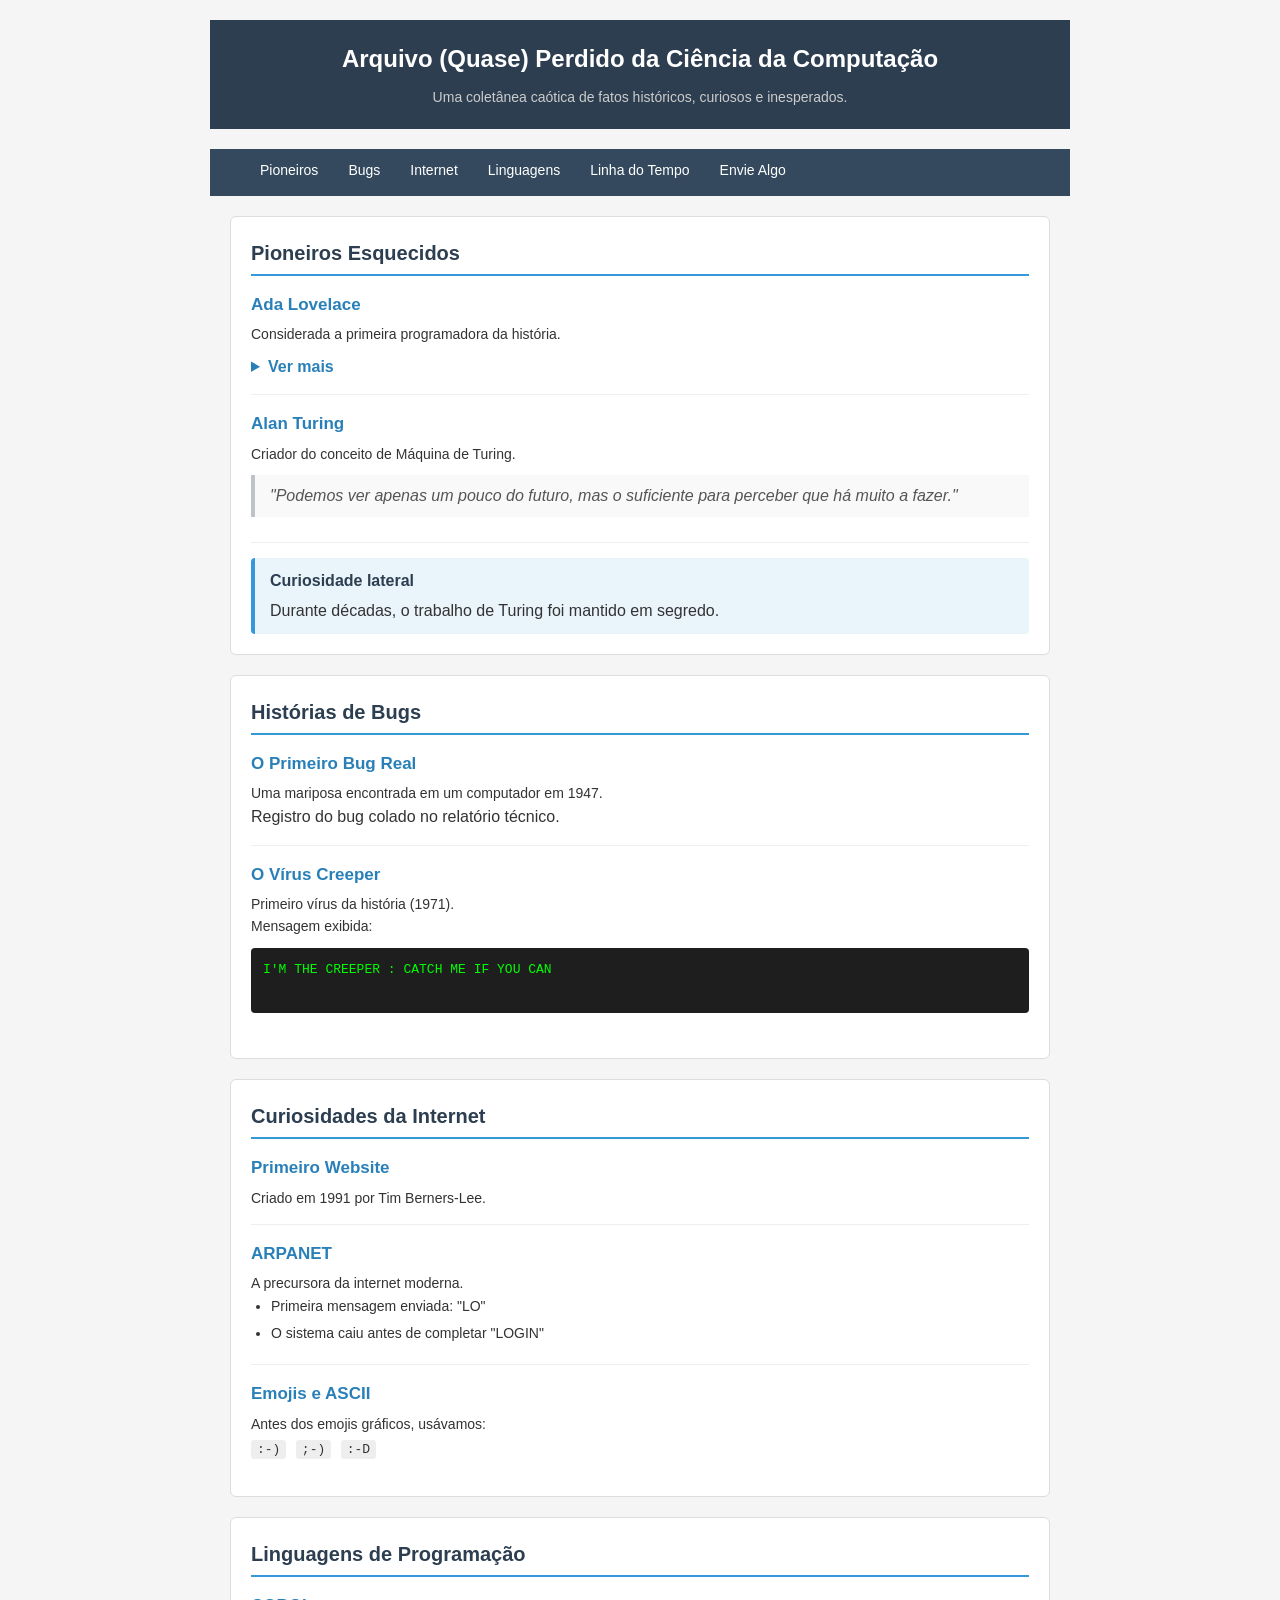
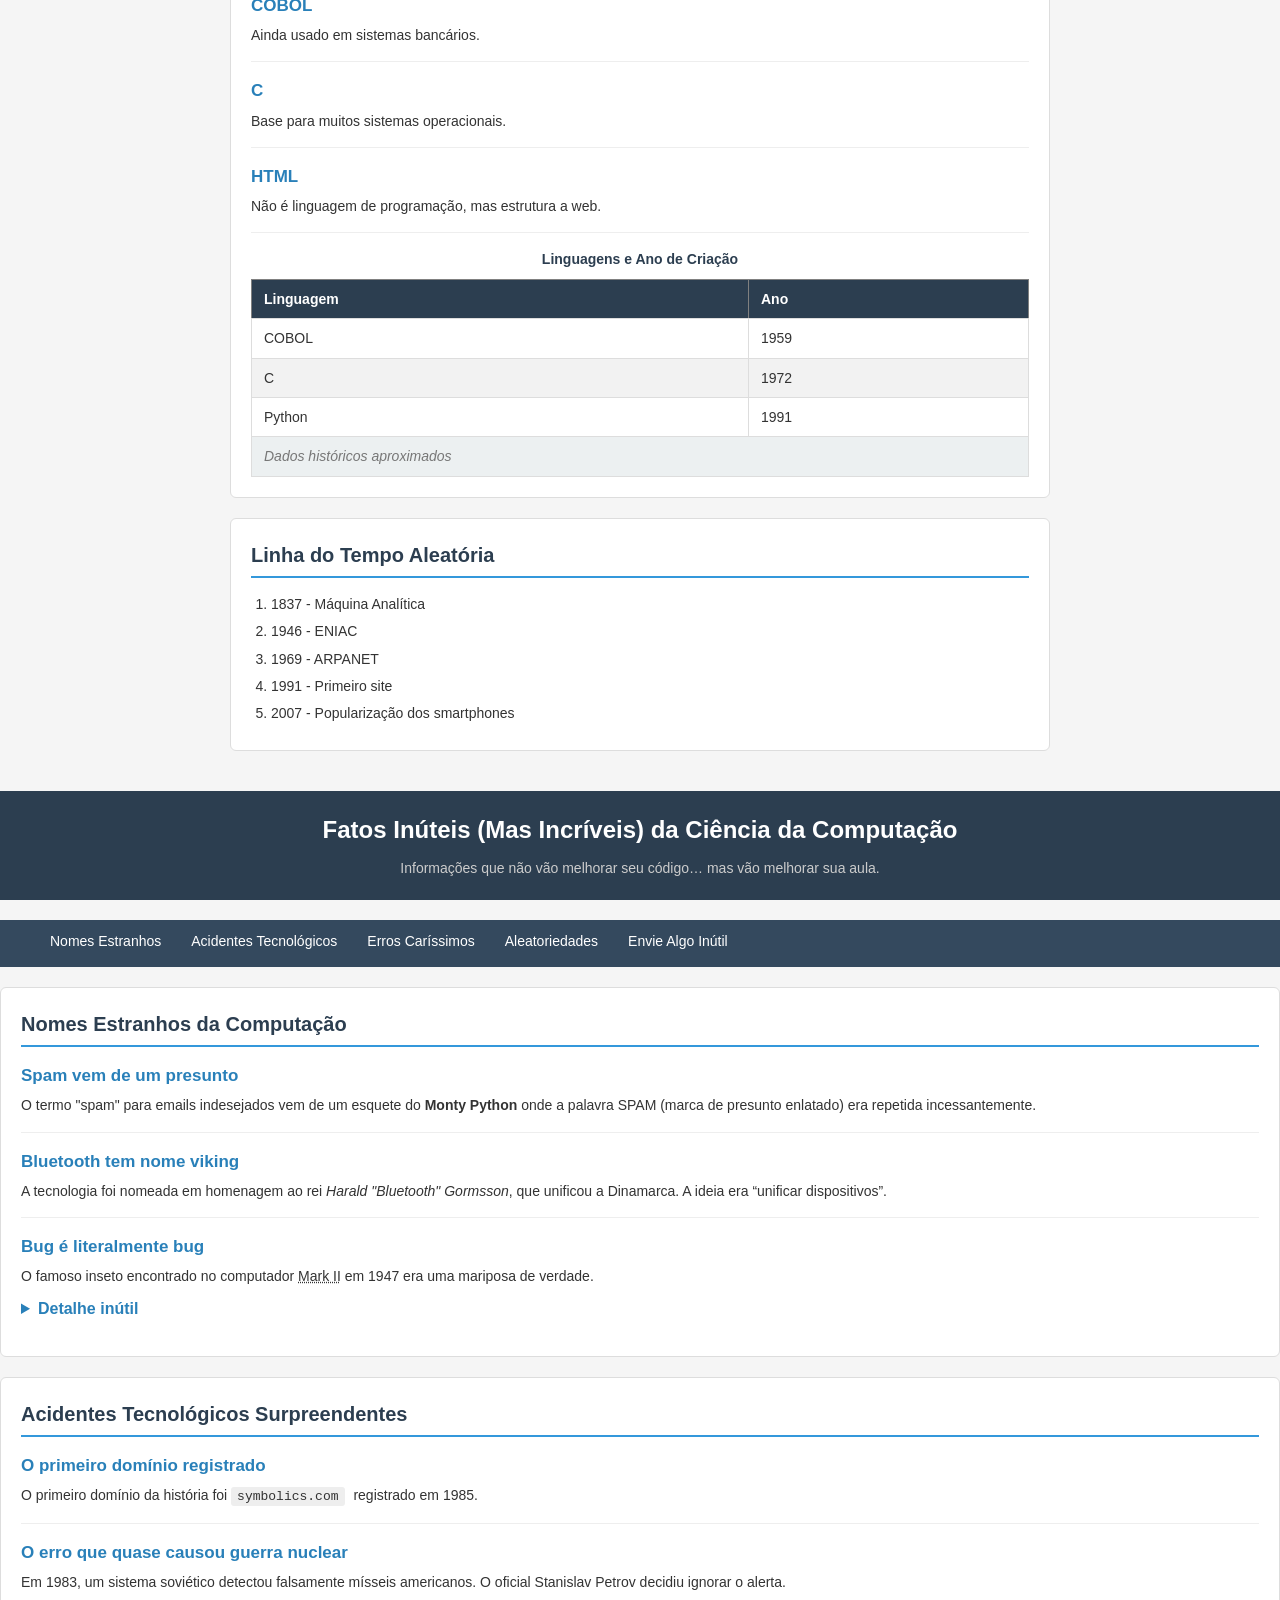
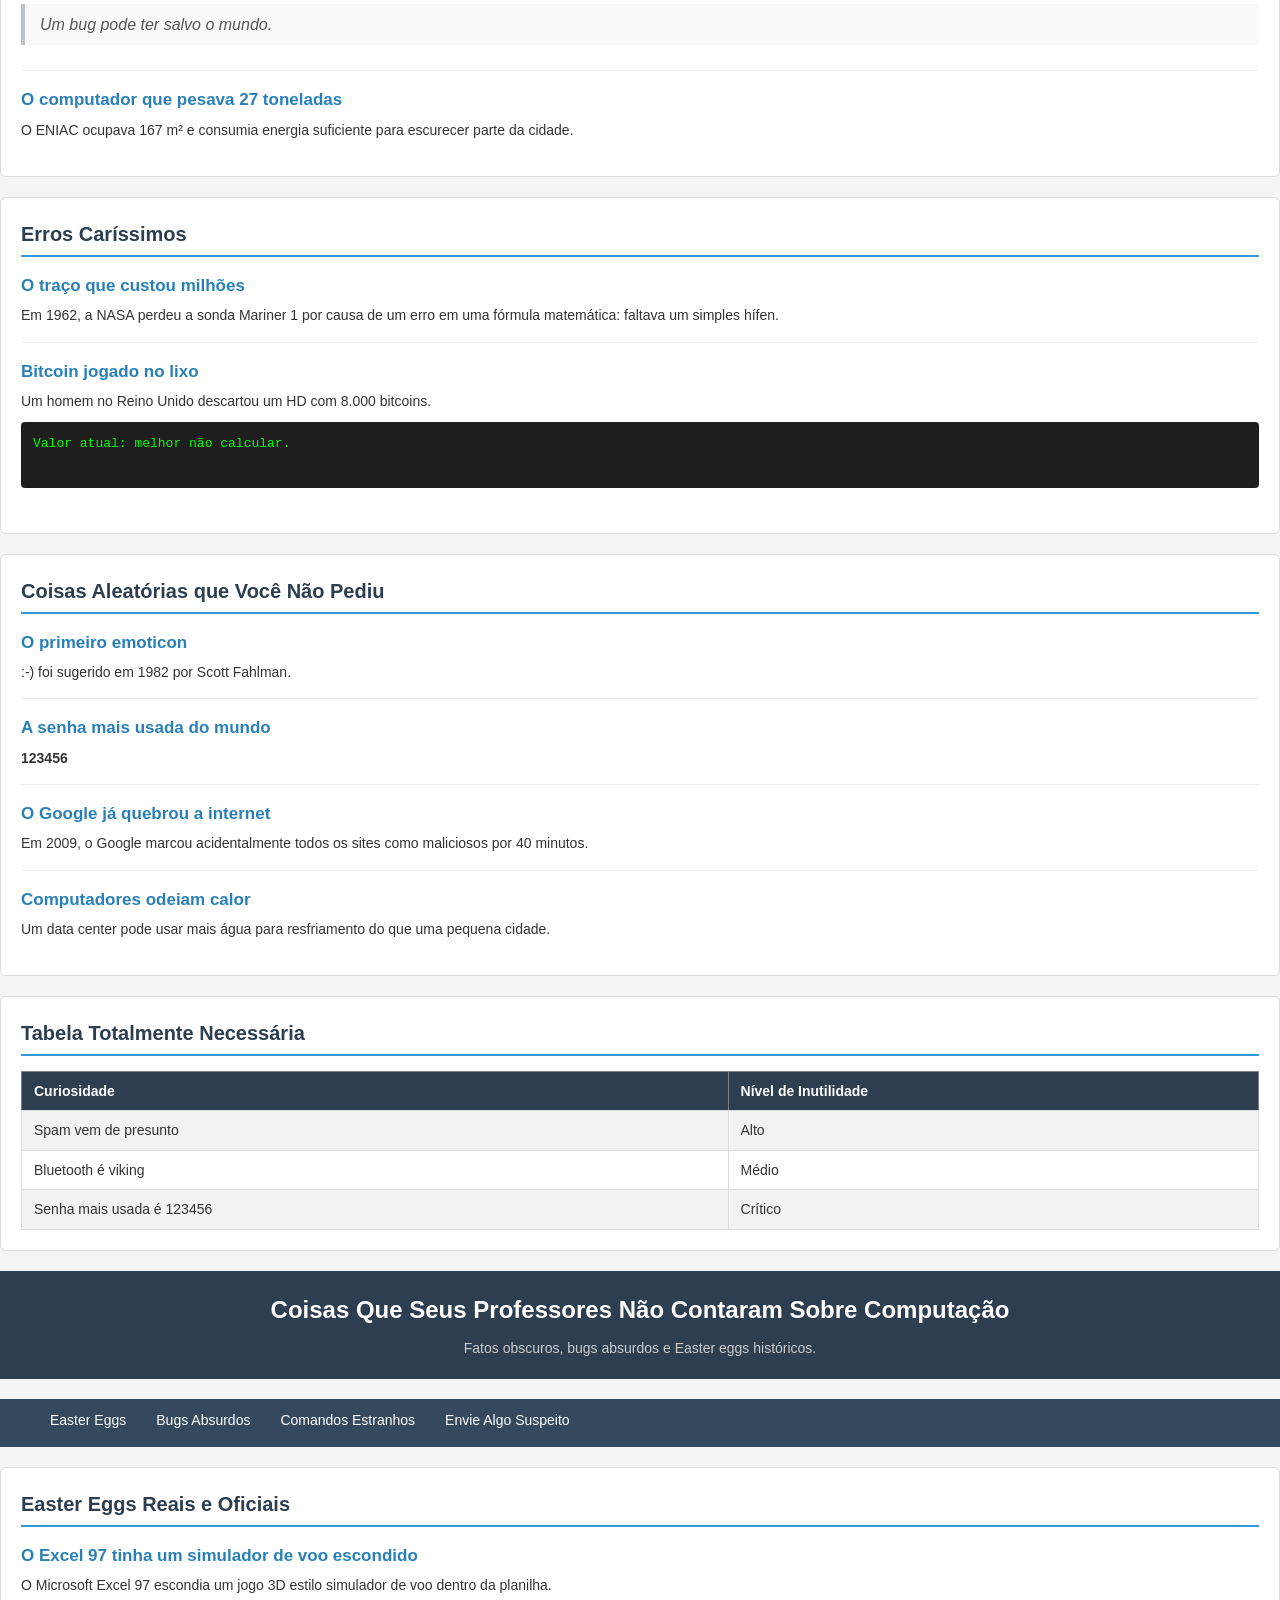
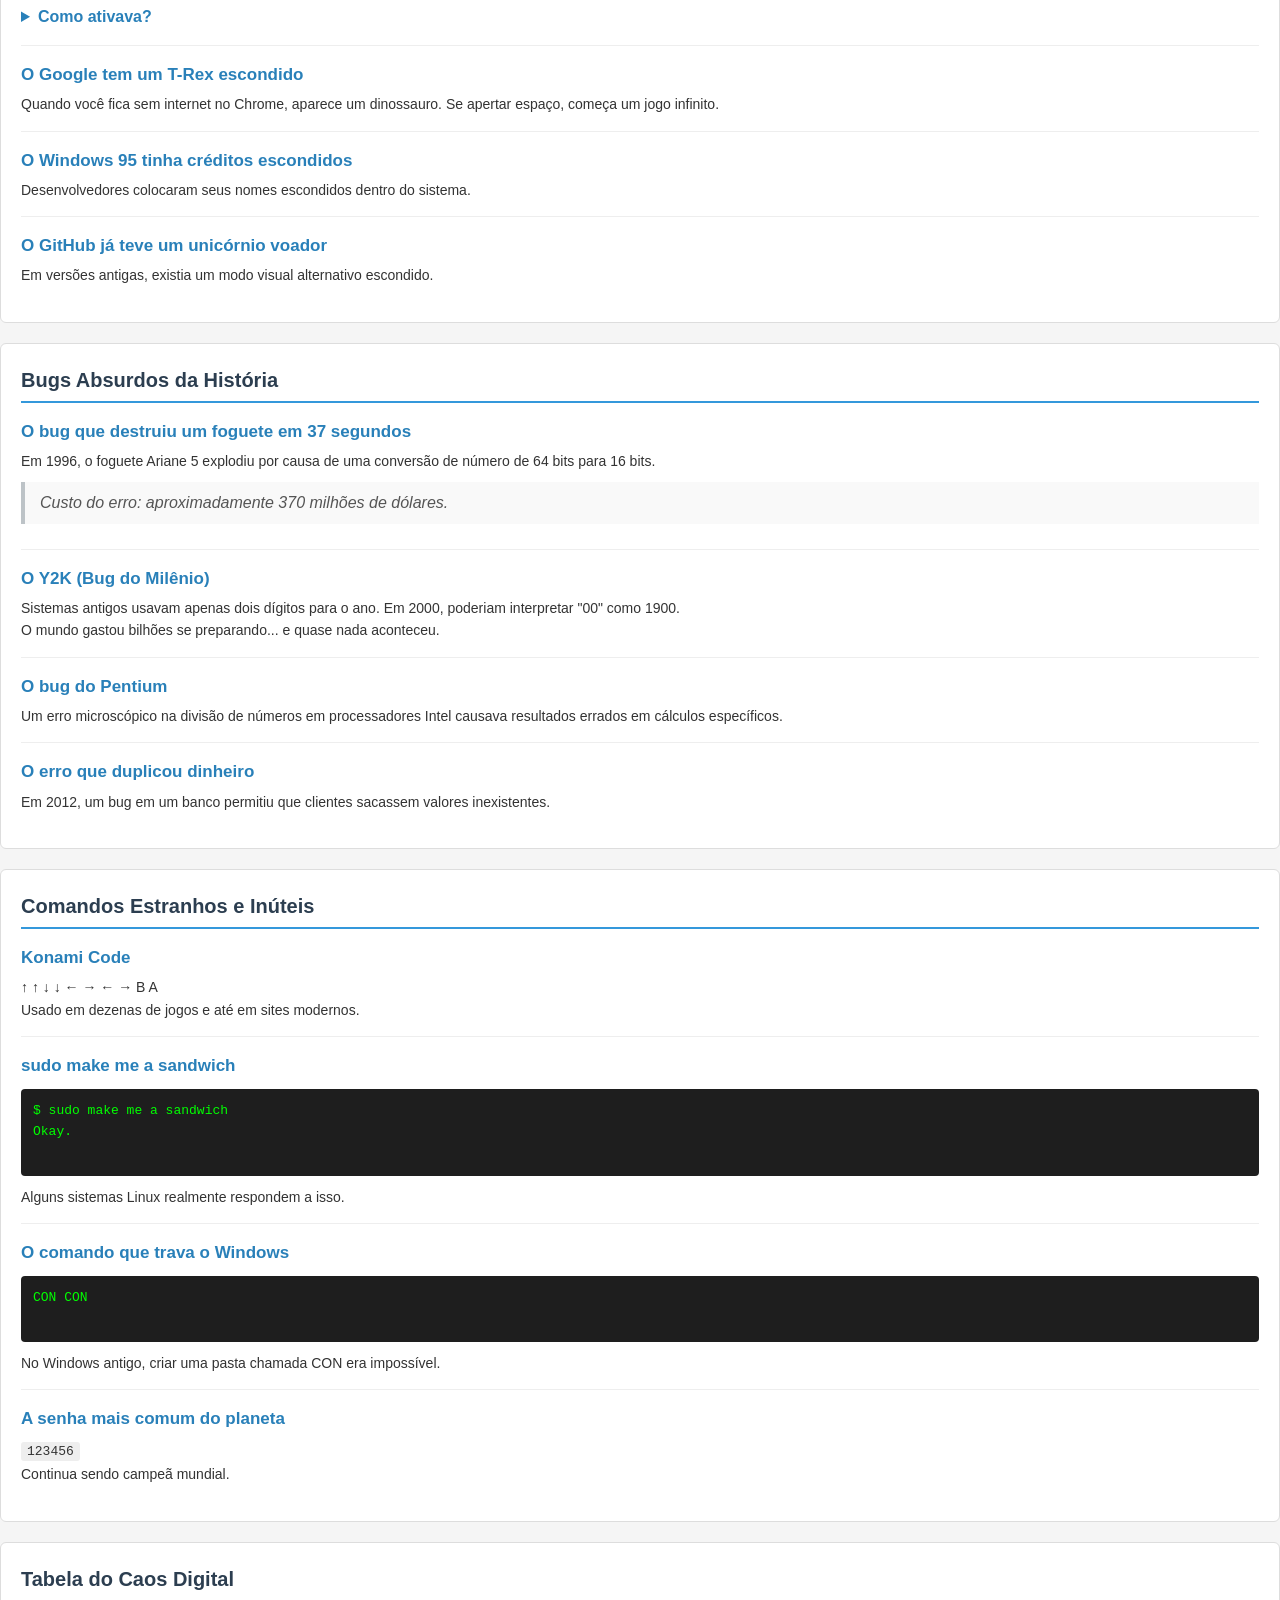
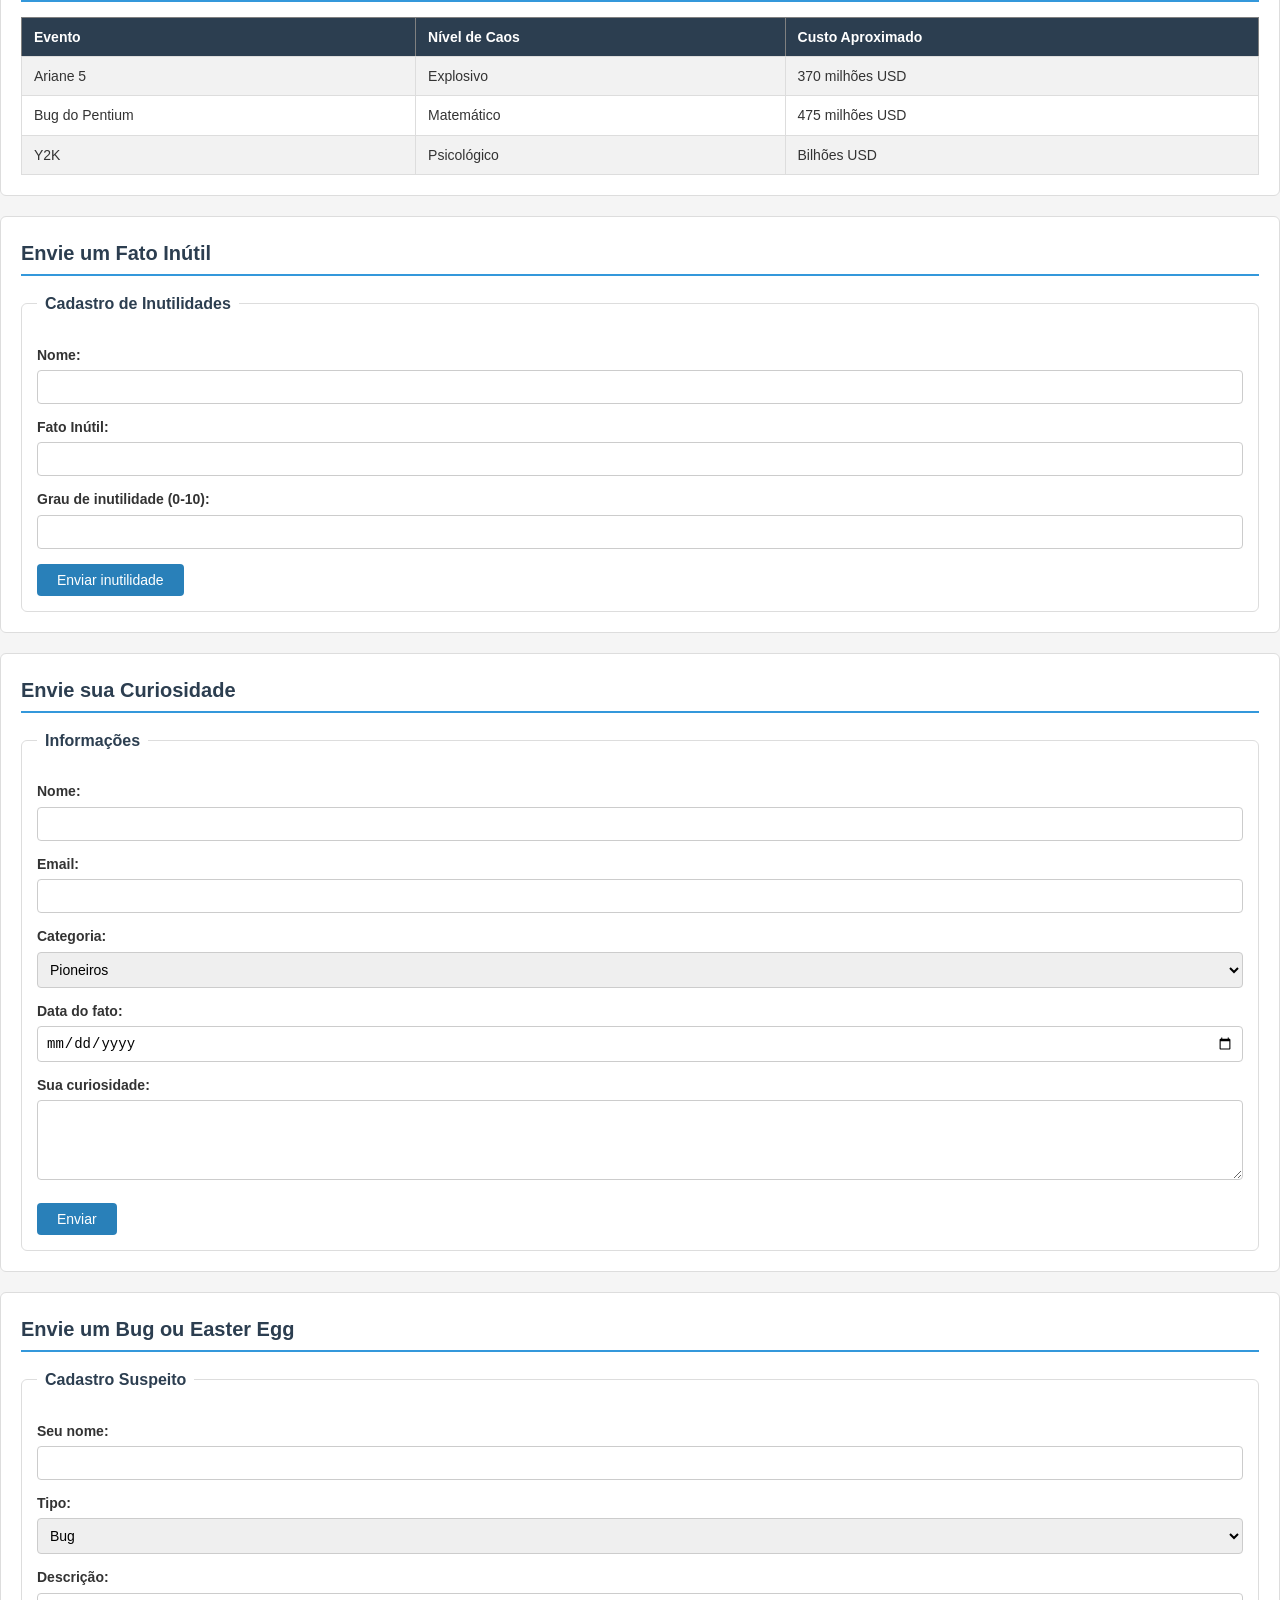
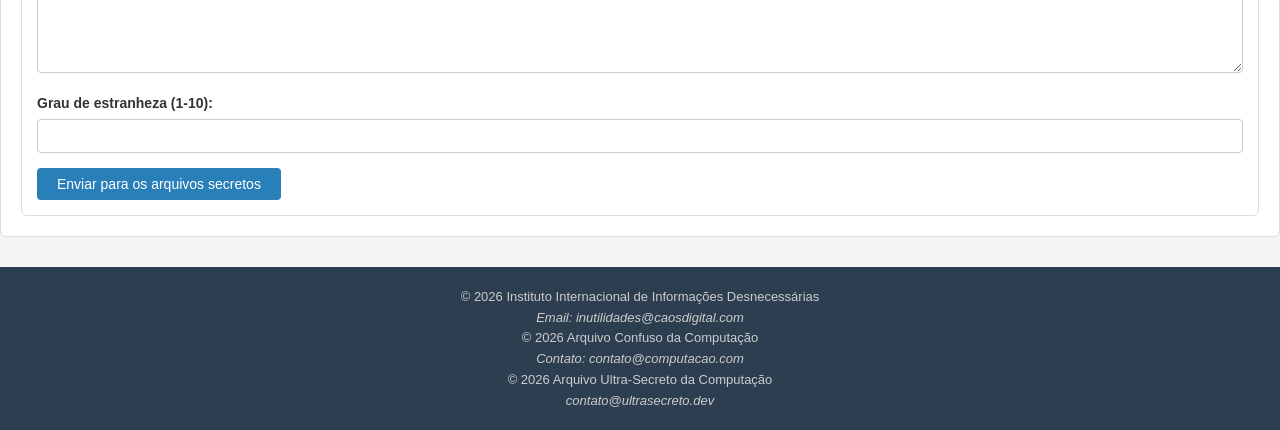
<file: atividades css/CSS/index.html>
<!DOCTYPE html>
<html lang="pt-br">
<head>
    <link rel="stylesheet" href="style.css">
    <meta charset="UTF-8">
    <meta name="description" content="Curiosidades e fatos históricos da Ciência da Computação">
    <meta name="author" content="Portal Computação">
    <meta name="viewport" content="width=device-width, initial-scale=1.0">
    <title>Arquivo Confuso da Computação</title>
</head>

<body>

<div id="pagina">

    <header id="topo">
        <h1>Arquivo (Quase) Perdido da Ciência da Computação</h1>
        <p>Uma coletânea caótica de fatos históricos, curiosos e inesperados.</p>
    </header>

    <nav id="menu-principal">
        <ul>
            <li><a href="#pioneiros">Pioneiros</a></li>
            <li><a href="#bugs">Bugs</a></li>
            <li><a href="#internet">Internet</a></li>
            <li><a href="#linguagens">Linguagens</a></li>
            <li><a href="#linha-do-tempo">Linha do Tempo</a></li>
            <li><a href="#formulario">Envie Algo</a></li>
        </ul>
    </nav>

    <main>

        <section id="pioneiros">
            <h2>Pioneiros Esquecidos</h2>

            <article>
                <h3>Ada Lovelace</h3>
                <p>Considerada a primeira programadora da história.</p>
                <details>
                    <summary>Ver mais</summary>
                    <p>Ela escreveu um algoritmo para a Máquina Analítica no século XIX.</p>
                </details>
            </article>

            <article>
                <h3>Alan Turing</h3>
                <p>Criador do conceito de Máquina de Turing.</p>
                <blockquote>
                    "Podemos ver apenas um pouco do futuro, mas o suficiente para perceber que há muito a fazer."
                </blockquote>
            </article>

            <aside>
                <h4>Curiosidade lateral</h4>
                <p>Durante décadas, o trabalho de Turing foi mantido em segredo.</p>
            </aside>
        </section>

        <section id="bugs">
            <h2>Histórias de Bugs</h2>

            <article>
                <h3>O Primeiro Bug Real</h3>
                <p>Uma mariposa encontrada em um computador em 1947.</p>
                <figure>
                    <figcaption>Registro do bug colado no relatório técnico.</figcaption>
                </figure>
            </article>

            <article>
                <h3>O Vírus Creeper</h3>
                <p>Primeiro vírus da história (1971).</p>
                <p>Mensagem exibida:</p>
                <pre>
I'M THE CREEPER : CATCH ME IF YOU CAN
                </pre>
            </article>
        </section>

        <section id="internet">
            <h2>Curiosidades da Internet</h2>

            <article>
                <h3>Primeiro Website</h3>
                <p>Criado em 1991 por Tim Berners-Lee.</p>
            </article>

            <article>
                <h3>ARPANET</h3>
                <p>A precursora da internet moderna.</p>
                <ul>
                    <li>Primeira mensagem enviada: "LO"</li>
                    <li>O sistema caiu antes de completar "LOGIN"</li>
                </ul>
            </article>

            <article>
                <h3>Emojis e ASCII</h3>
                <p>Antes dos emojis gráficos, usávamos:</p>
                <code>:-)</code>
                <code>;-)</code>
                <code>:-D</code>
            </article>
        </section>

        <section id="linguagens">
            <h2>Linguagens de Programação</h2>

            <article>
                <h3>COBOL</h3>
                <p>Ainda usado em sistemas bancários.</p>
            </article>

            <article>
                <h3>C</h3>
                <p>Base para muitos sistemas operacionais.</p>
            </article>

            <article>
                <h3>HTML</h3>
                <p>Não é linguagem de programação, mas estrutura a web.</p>
            </article>

            <div>
                <table border="1">
                    <caption>Linguagens e Ano de Criação</caption>
                    <thead>
                        <tr>
                            <th>Linguagem</th>
                            <th>Ano</th>
                        </tr>
                    </thead>
                    <tbody>
                        <tr>
                            <td>COBOL</td>
                            <td>1959</td>
                        </tr>
                        <tr>
                            <td>C</td>
                            <td>1972</td>
                        </tr>
                        <tr>
                            <td>Python</td>
                            <td>1991</td>
                        </tr>
                    </tbody>
                    <tfoot>
                        <tr>
                            <td colspan="2">Dados históricos aproximados</td>
                        </tr>
                    </tfoot>
                </table>
            </div>
        </section>

        <section id="linha-do-tempo">
            <h2>Linha do Tempo Aleatória</h2>

            <ol>
                <li>1837 - Máquina Analítica</li>
                <li>1946 - ENIAC</li>
                <li>1969 - ARPANET</li>
                <li>1991 - Primeiro site</li>
                <li>2007 - Popularização dos smartphones</li>
            </ol>
        </section>


</div>


<header>
    <h1>Fatos Inúteis (Mas Incríveis) da Ciência da Computação</h1>
    <p>Informações que não vão melhorar seu código… mas vão melhorar sua aula.</p>
</header>

<nav>
    <ul>
        <li><a href="#nomes">Nomes Estranhos</a></li>
        <li><a href="#acidentes">Acidentes Tecnológicos</a></li>
        <li><a href="#dinheiro">Erros Caríssimos</a></li>
        <li><a href="#aleatorio">Aleatoriedades</a></li>
        <li><a href="#form">Envie Algo Inútil</a></li>
    </ul>
</nav>



<section id="nomes">
    <h2>Nomes Estranhos da Computação</h2>

    <article>
        <h3>Spam vem de um presunto</h3>
        <p>
            O termo "spam" para emails indesejados vem de um esquete do 
            <strong>Monty Python</strong> onde a palavra SPAM (marca de presunto enlatado) 
            era repetida incessantemente.
        </p>
    </article>

    <article>
        <h3>Bluetooth tem nome viking</h3>
        <p>
            A tecnologia foi nomeada em homenagem ao rei 
            <em>Harald "Bluetooth" Gormsson</em>, que unificou a Dinamarca.
            A ideia era “unificar dispositivos”.
        </p>
    </article>

    <article>
        <h3>Bug é literalmente bug</h3>
        <p>
            O famoso inseto encontrado no computador 
            <abbr title="Harvard Mark II">Mark II</abbr> em 1947 
            era uma mariposa de verdade.
        </p>
        <details>
            <summary>Detalhe inútil</summary>
            <p>O inseto ainda está preservado em um museu.</p>
        </details>
    </article>

</section>


<section id="acidentes">

    <h2>Acidentes Tecnológicos Surpreendentes</h2>

    <article>
        <h3>O primeiro domínio registrado</h3>
        <p>
            O primeiro domínio da história foi 
            <code>symbolics.com</code> registrado em 1985.
        </p>
    </article>

    <article>
        <h3>O erro que quase causou guerra nuclear</h3>
        <p>
            Em 1983, um sistema soviético detectou falsamente mísseis americanos.
            O oficial Stanislav Petrov decidiu ignorar o alerta.
        </p>
        <blockquote>
            Um bug pode ter salvo o mundo.
        </blockquote>
    </article>

    <article>
        <h3>O computador que pesava 27 toneladas</h3>
        <p>
            O ENIAC ocupava 167 m² e consumia energia suficiente para escurecer parte da cidade.
        </p>
    </article>

</section>


<section id="dinheiro">

    <h2>Erros Caríssimos</h2>

    <article>
        <h3>O traço que custou milhões</h3>
        <p>
            Em 1962, a NASA perdeu a sonda Mariner 1 por causa de um erro em uma fórmula matemática:
            faltava um simples hífen.
        </p>
    </article>

    <article>
        <h3>Bitcoin jogado no lixo</h3>
        <p>
            Um homem no Reino Unido descartou um HD com 8.000 bitcoins.
        </p>
        <pre>
Valor atual: melhor não calcular.
        </pre>
    </article>

</section>


<section id="aleatorio">

    <h2>Coisas Aleatórias que Você Não Pediu</h2>

    <article>
        <h3>O primeiro emoticon</h3>
        <p>
            :-) foi sugerido em 1982 por Scott Fahlman.
        </p>
    </article>

    <article>
        <h3>A senha mais usada do mundo</h3>
        <p><strong>123456</strong></p>
    </article>

    <article>
        <h3>O Google já quebrou a internet</h3>
        <p>
            Em 2009, o Google marcou acidentalmente todos os sites como maliciosos por 40 minutos.
        </p>
    </article>

    <article>
        <h3>Computadores odeiam calor</h3>
        <p>
            Um data center pode usar mais água para resfriamento do que uma pequena cidade.
        </p>
    </article>

</section>


<section>

    <h2>Tabela Totalmente Necessária</h2>

    <table border="1">
        <tr>
            <th>Curiosidade</th>
            <th>Nível de Inutilidade</th>
        </tr>
        <tr>
            <td>Spam vem de presunto</td>
            <td>Alto</td>
        </tr>
        <tr>
            <td>Bluetooth é viking</td>
            <td>Médio</td>
        </tr>
        <tr>
            <td>Senha mais usada é 123456</td>
            <td>Crítico</td>
        </tr>
    </table>

</section>

<header>
    <h1>Coisas Que Seus Professores Não Contaram Sobre Computação</h1>
    <p>Fatos obscuros, bugs absurdos e Easter eggs históricos.</p>
</header>

<nav>
    <ul>
        <li><a href="#easter-eggs">Easter Eggs</a></li>
        <li><a href="#bugs-absurdos">Bugs Absurdos</a></li>
        <li><a href="#comandos-secretos">Comandos Estranhos</a></li>
        <li><a href="#formulario-secreto">Envie Algo Suspeito</a></li>
    </ul>
</nav>


<section id="easter-eggs">

    <h2>Easter Eggs Reais e Oficiais</h2>

    <article>
        <h3>O Excel 97 tinha um simulador de voo escondido</h3>
        <p>
            O Microsoft Excel 97 escondia um jogo 3D estilo simulador de voo 
            dentro da planilha.
        </p>
        <details>
            <summary>Como ativava?</summary>
            <p>Era preciso selecionar células específicas e usar combinações absurdas de teclado.</p>
        </details>
    </article>

    <article>
        <h3>O Google tem um T-Rex escondido</h3>
        <p>
            Quando você fica sem internet no Chrome, aparece um dinossauro.
            Se apertar espaço, começa um jogo infinito.
        </p>
    </article>

    <article>
        <h3>O Windows 95 tinha créditos escondidos</h3>
        <p>
            Desenvolvedores colocaram seus nomes escondidos dentro do sistema.
        </p>
    </article>

    <article>
        <h3>O GitHub já teve um unicórnio voador</h3>
        <p>
            Em versões antigas, existia um modo visual alternativo escondido.
        </p>
    </article>

</section>



<section id="bugs-absurdos">

    <h2>Bugs Absurdos da História</h2>

    <article>
        <h3>O bug que destruiu um foguete em 37 segundos</h3>
        <p>
            Em 1996, o foguete Ariane 5 explodiu por causa de uma conversão de número
            de 64 bits para 16 bits.
        </p>
        <blockquote>
            Custo do erro: aproximadamente 370 milhões de dólares.
        </blockquote>
    </article>

    <article>
        <h3>O Y2K (Bug do Milênio)</h3>
        <p>
            Sistemas antigos usavam apenas dois dígitos para o ano.
            Em 2000, poderiam interpretar "00" como 1900.
        </p>
        <p>
            O mundo gastou bilhões se preparando... e quase nada aconteceu.
        </p>
    </article>

    <article>
        <h3>O bug do Pentium</h3>
        <p>
            Um erro microscópico na divisão de números em processadores Intel
            causava resultados errados em cálculos específicos.
        </p>
    </article>

    <article>
        <h3>O erro que duplicou dinheiro</h3>
        <p>
            Em 2012, um bug em um banco permitiu que clientes sacassem valores inexistentes.
        </p>
    </article>

</section>



<section id="comandos-secretos">

    <h2>Comandos Estranhos e Inúteis</h2>

    <article>
        <h3>Konami Code</h3>
        <p>
            ↑ ↑ ↓ ↓ ← → ← → B A
        </p>
        <p>
            Usado em dezenas de jogos e até em sites modernos.
        </p>
    </article>

    <article>
        <h3>sudo make me a sandwich</h3>
        <pre>
$ sudo make me a sandwich
Okay.
        </pre>
        <p>Alguns sistemas Linux realmente respondem a isso.</p>
    </article>

    <article>
        <h3>O comando que trava o Windows</h3>
        <pre>
CON CON
        </pre>
        <p>
            No Windows antigo, criar uma pasta chamada CON era impossível.
        </p>
    </article>

    <article>
        <h3>A senha mais comum do planeta</h3>
        <code>123456</code>
        <p>
            Continua sendo campeã mundial.
        </p>
    </article>

</section>



<section>

    <h2>Tabela do Caos Digital</h2>

    <table border="1">
        <tr>
            <th>Evento</th>
            <th>Nível de Caos</th>
            <th>Custo Aproximado</th>
        </tr>
        <tr>
            <td>Ariane 5</td>
            <td>Explosivo</td>
            <td>370 milhões USD</td>
        </tr>
        <tr>
            <td>Bug do Pentium</td>
            <td>Matemático</td>
            <td>475 milhões USD</td>
        </tr>
        <tr>
            <td>Y2K</td>
            <td>Psicológico</td>
            <td>Bilhões USD</td>
        </tr>
    </table>

</section>


<section id="form">

    <h2>Envie um Fato Inútil</h2>

    <form>
        <fieldset>
            <legend>Cadastro de Inutilidades</legend>

            <label>Nome:</label>
            <input type="text" name="nome">

            <label>Fato Inútil:</label>
            <input type="text" name="fato">

            <label>Grau de inutilidade (0-10):</label>
            <input type="number" name="grau" min="0" max="10">

            <input type="submit" value="Enviar inutilidade">
        </fieldset>
    </form>
    
</section>
 <section id="formulario">
            <h2>Envie sua Curiosidade</h2>

            <form>
                <fieldset>
                    <legend>Informações</legend>

                    <label>Nome:</label>
                    <input type="text" name="nome">

                    <label>Email:</label>
                    <input type="email" name="email">

                    <label>Categoria:</label>
                    <select name="categoria">
                        <option>Pioneiros</option>
                        <option>Bugs</option>
                        <option>Internet</option>
                        <option>Linguagens</option>
                    </select>

                    <label>Data do fato:</label>
                    <input type="date" name="data">

                    <label>Sua curiosidade:</label>
                    <textarea name="curiosidade"></textarea>

                    <input type="submit" value="Enviar">
                </fieldset>
            </form>
        </section>

    
<section id="formulario-secreto">

    <h2>Envie um Bug ou Easter Egg</h2>

    <form>
        <fieldset>
            <legend>Cadastro Suspeito</legend>

            <label>Seu nome:</label>
            <input type="text" name="nome">

            <label>Tipo:</label>
            <select name="tipo">
                <option>Bug</option>
                <option>Easter Egg</option>
                <option>Comando estranho</option>
            </select>

            <label>Descrição:</label>
            <textarea name="descricao"></textarea>

            <label>Grau de estranheza (1-10):</label>
            <input type="number" min="1" max="10">

            <input type="submit" value="Enviar para os arquivos secretos">
        </fieldset>
    </form>

</section>


</main>
</body>
<footer>
    <p>© 2026 Instituto Internacional de Informações Desnecessárias</p>
    <address>Email: inutilidades@caosdigital.com</address>
      <p>&copy; 2026 Arquivo Confuso da Computação</p>
        <address>
            Contato: contato@computacao.com
        </address>
         <p>© 2026 Arquivo Ultra-Secreto da Computação</p>
    <address>contato@ultrasecreto.dev</address>
</footer>

</div>

</body>
</html>
</file>
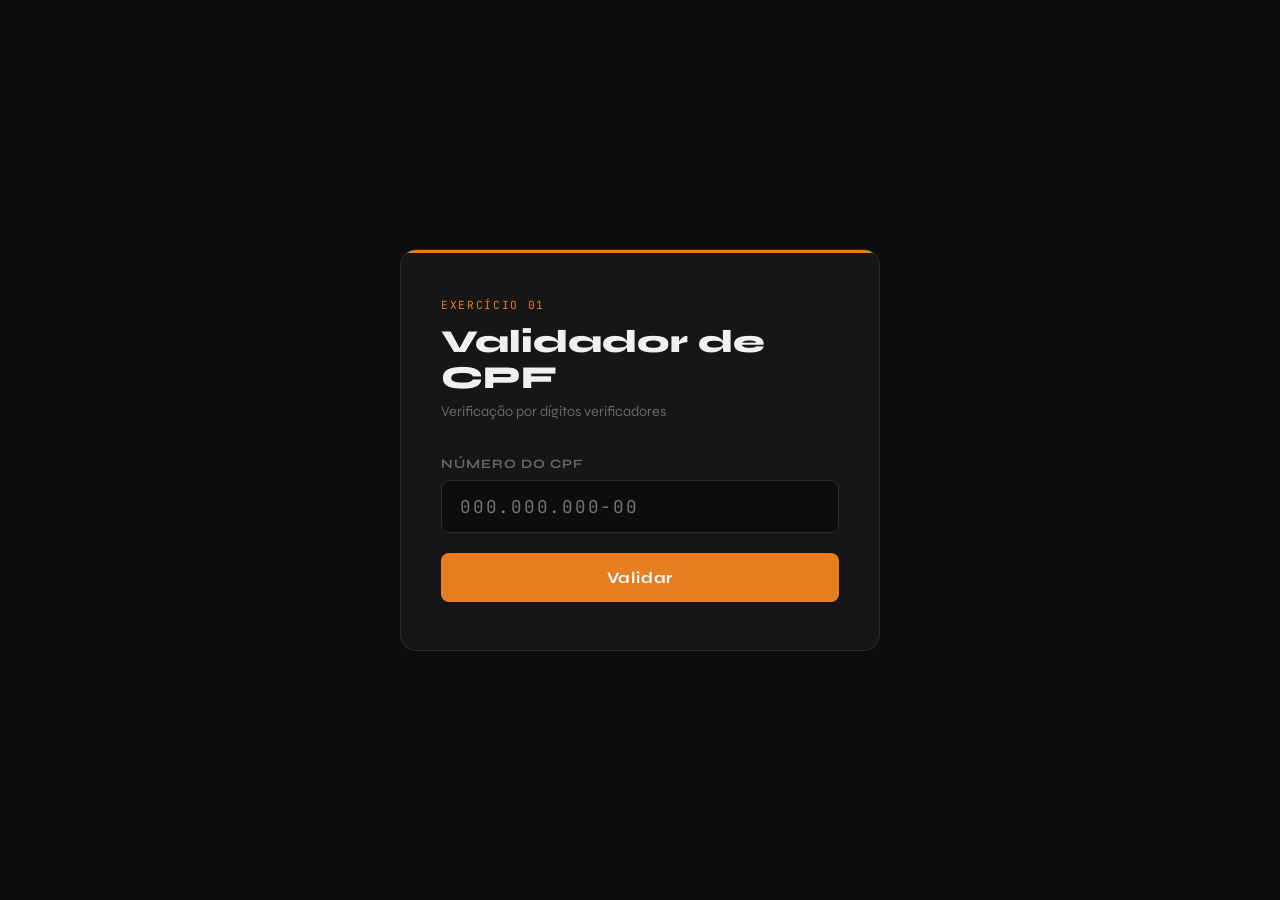
<file: exercicios-dacio-2bin/exer1/index.html>
<!DOCTYPE html>
<html lang="pt-br">
<head>
  <meta charset="UTF-8">
  <meta name="viewport" content="width=device-width, initial-scale=1.0">
  <title>Validador de CPF</title>
  <link href="https://fonts.googleapis.com/css2?family=JetBrains+Mono:wght@400;700&family=Syne:wght@400;700;800&display=swap" rel="stylesheet">
  <link href="style.css" rel="stylesheet">
  <body>

  <div class="card">
    <div class="tag">Exercício 01</div>
    <h1>Validador de CPF</h1>
    <p class="subtitle">Verificação por dígitos verificadores</p>
 
    <label for="cpf">Número do CPF</label>
    <input type="text" id="cpf" placeholder="000.000.000-00" maxlength="14">
 
    <button onclick="validarCPF()">Validar</button>
 
    <div class="result" id="result"></div>
  </div>
  <script src="script.js" defer></script>
  </body>
</html>
</file>
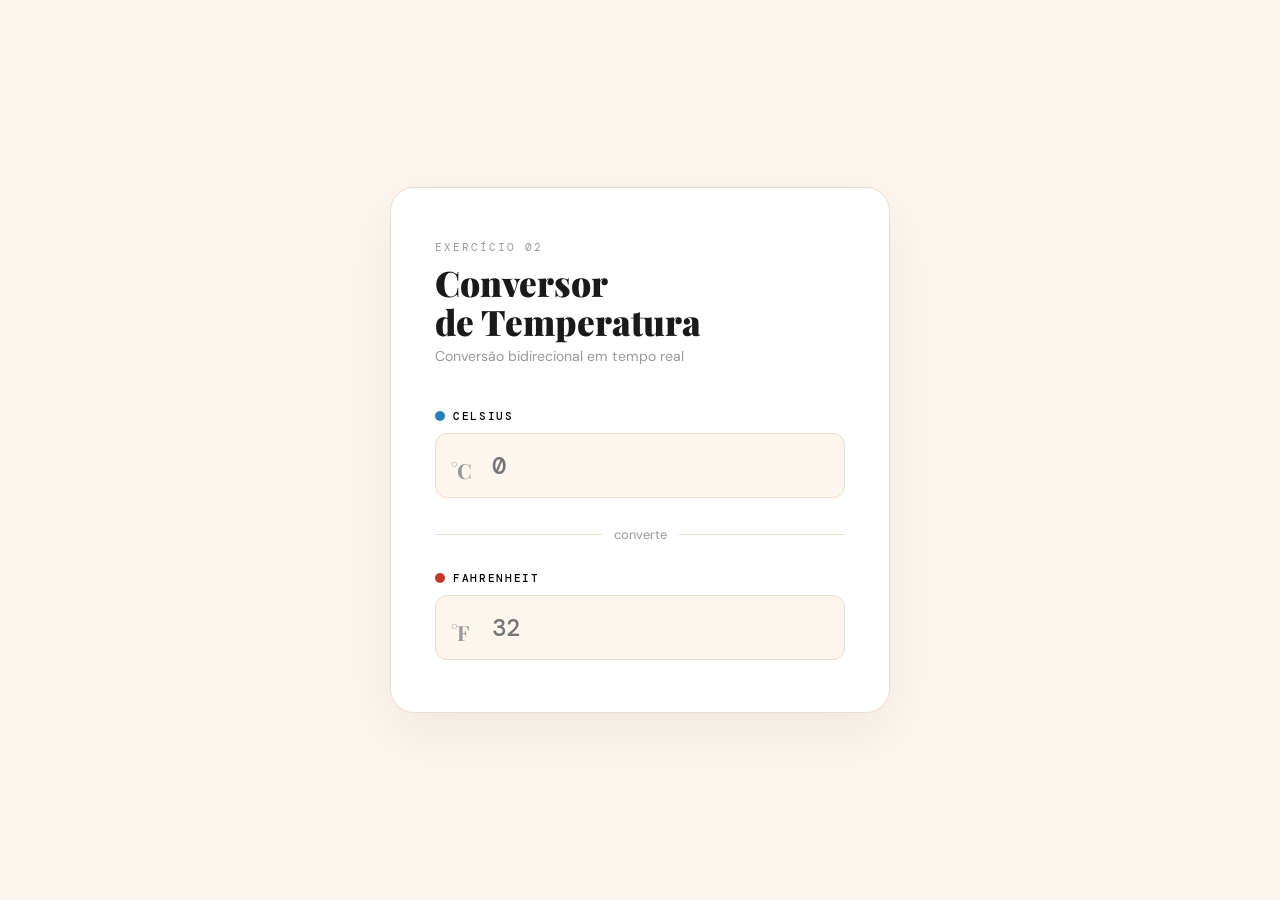
<file: exercicios-dacio-2bin/exer2/index.html>
<!DOCTYPE html>
<html lang="pt-br">
<head>
  <meta charset="UTF-8">
  <meta name="viewport" content="width=device-width, initial-scale=1.0">
  <title>Conversor de Temperatura</title>
  <link href="https://fonts.googleapis.com/css2?family=DM+Mono:wght@400;500&family=Playfair+Display:wght@700;900&family=DM+Sans:wght@400;500&display=swap" rel="stylesheet">
  <link rel="stylesheet" href="style.css">
  </head>
<body>
  <div class="card">
    <div class="tag">Exercício 02</div>
    <h1>Conversor<br>de Temperatura</h1>
    <p class="subtitle">Conversão bidirecional em tempo real</p>
 
    <div class="fields">
      <div class="field-group">
        <div class="field-label"><span class="dot-c"></span> Celsius</div>
        <input type="number" id="celsius" step="0.1" placeholder="0">
        <span class="unit-badge">°C</span>
      </div>
 
      <div class="divider">converte</div>
 
      <div class="field-group">
        <div class="field-label"><span class="dot-f"></span> Fahrenheit</div>
        <input type="number" id="fahrenheit" step="0.1" placeholder="32">
        <span class="unit-badge">°F</span>
      </div>
    </div>
  </div>
  <script src="script.js"></script>
  </body>
</html>
</file>
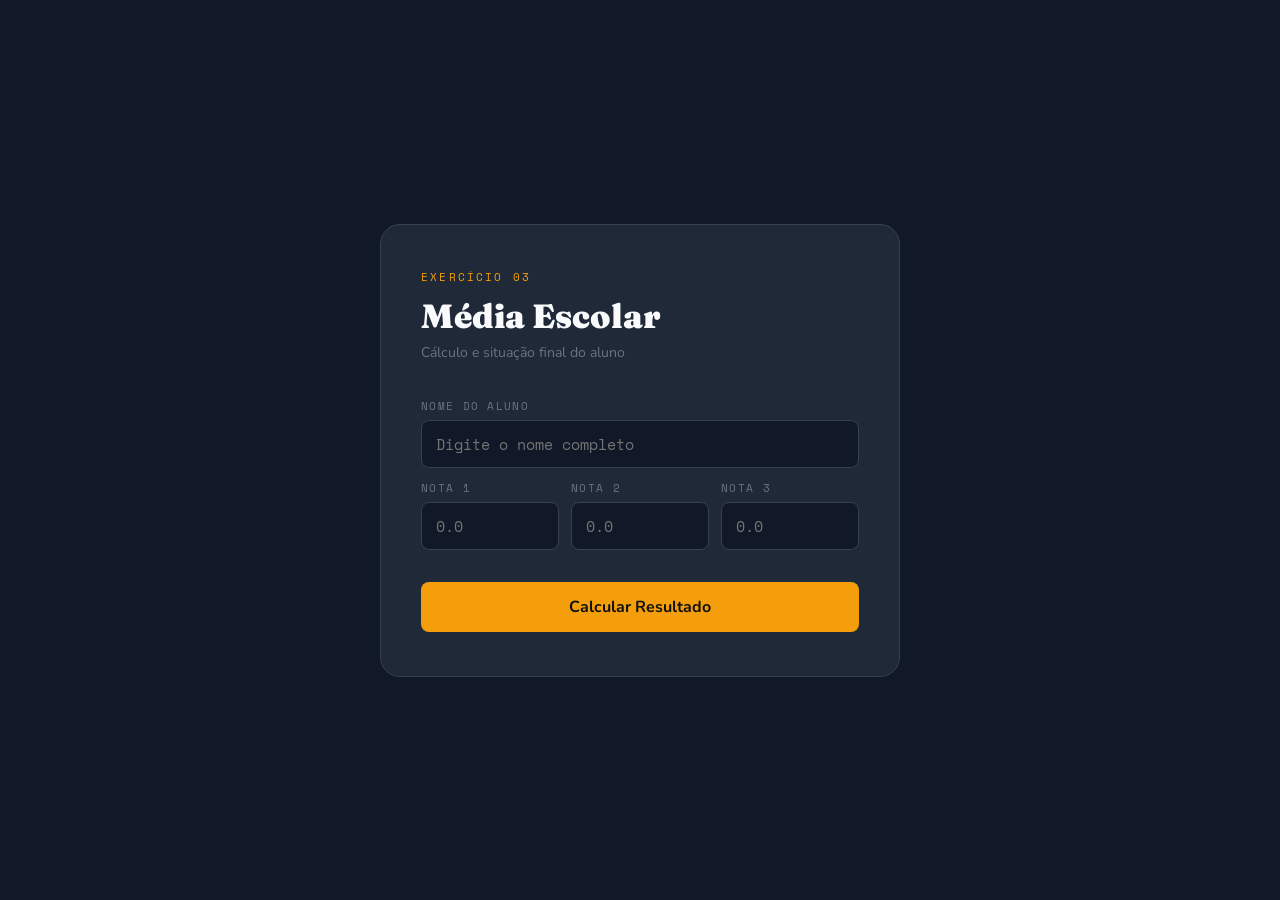
<file: exercicios-dacio-2bin/exer3/index.html>
<!DOCTYPE html>
<html lang="pt-br">
<head>
  <meta charset="UTF-8">
  <meta name="viewport" content="width=device-width, initial-scale=1.0">
  <title>Média Escolar</title>
  <link href="https://fonts.googleapis.com/css2?family=Space+Mono:wght@400;700&family=Fraunces:wght@700;900&family=Nunito:wght@400;600;700&display=swap" rel="stylesheet">
    <link rel="stylesheet" href="style.css">
  </head>
<body>
  <div class="card">
    <div class="tag">Exercício 03</div>
    <h1>Média Escolar</h1>
    <p class="subtitle">Cálculo e situação final do aluno</p>
 
    <div class="full" style="margin-bottom:12px">
      <label for="nome">Nome do Aluno</label>
      <input type="text" id="nome" placeholder="Digite o nome completo">
    </div>
 
    <div class="grid">
      <div>
        <label for="n1">Nota 1</label>
        <input type="number" id="n1" min="0" max="10" step="0.1" placeholder="0.0">
      </div>
      <div>
        <label for="n2">Nota 2</label>
        <input type="number" id="n2" min="0" max="10" step="0.1" placeholder="0.0">
      </div>
      <div>
        <label for="n3">Nota 3</label>
        <input type="number" id="n3" min="0" max="10" step="0.1" placeholder="0.0">
      </div>
    </div>
 
    <button onclick="calcularMedia()">Calcular Resultado</button>
 
    <div class="result-box" id="resultBox">
      <div class="result-nome">Resultado de</div>
      <div class="result-aluno" id="rNome"></div>
      <div class="result-media" id="rMedia"></div>
      <div class="result-situacao" id="rSituacao"></div>
      <div class="result-extra" id="rExtra"></div>
    </div>
  </div>
  <script src="script.js"></script>
 </body>
</html>
</file>
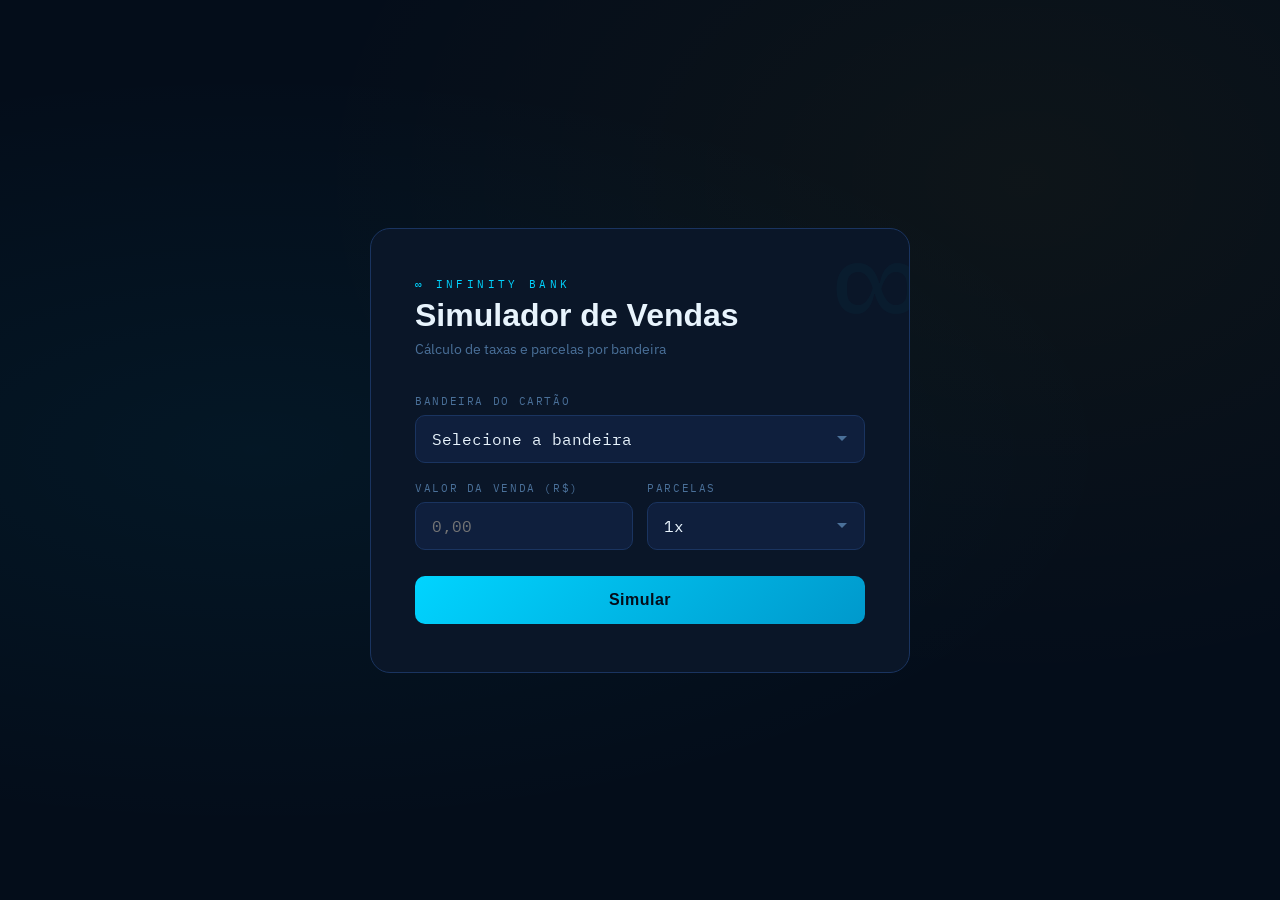
<file: exercicios-dacio-2bin/exer4/index.html>
<!DOCTYPE html>
<html lang="pt-br">
<head>
  <meta charset="UTF-8">
  <meta name="viewport" content="width=device-width, initial-scale=1.0">
  <title>Infinity Bank</title>
  <link rel="stylesheet" href="style.css">
  <link href="https://fonts.googleapis.com/css2?family=IBM+Plex+Mono:wght@400;600&family=Cabinet+Grotesk:wght@700;800;900&family=IBM+Plex+Sans:wght@400;500&display=swap" rel="stylesheet">
  </head>
<body>

  <div class="card">
    <div class="bank-name">∞ Infinity Bank</div>
    <h1>Simulador de Vendas</h1>
    <p class="subtitle">Cálculo de taxas e parcelas por bandeira</p>
 
    <div class="field">
      <label>Bandeira do Cartão</label>
      <select id="bandeira">
        <option value="">Selecione a bandeira</option>
        <option value="visa">Visa — 2%</option>
        <option value="master">Mastercard — 1.85%</option>
        <option value="elo">Elo — 3%</option>
      </select>
    </div>
 
    <div class="row">
      <div class="field">
        <label>Valor da Venda (R$)</label>
        <input type="number" id="valor" min="0" step="0.01" placeholder="0,00">
      </div>
      <div class="field">
        <label>Parcelas</label>
        <select id="parcelas">
          <option value="1">1x</option>
          <option value="2">2x</option>
          <option value="3">3x</option>
          <option value="4">4x</option>
          <option value="5">5x</option>
          <option value="6">6x</option>
          <option value="12">12x</option>
        </select>
      </div>
    </div>
 
    <button onclick="calcular()">Simular</button>
 
    <div class="result-panel" id="resultPanel">
      <div class="result-header">Resumo da Transação</div>
      <div class="result-rows">
        <div class="result-row">
          <span class="result-row-label">Valor original</span>
          <span class="result-row-value" id="rValor"></span>
        </div>
        <div class="result-row">
          <span class="result-row-label">Taxa da bandeira</span>
          <span class="result-row-value" id="rTaxa"></span>
        </div>
        <div class="result-row">
          <span class="result-row-label">Taxa mensal (R$ 12,50/mês)</span>
          <span class="result-row-value" id="rMensal"></span>
        </div>
        <div class="result-row">
          <span class="result-row-label">Juros (0.35%/mês)</span>
          <span class="result-row-value" id="rJuros"></span>
        </div>
        <div class="result-row">
          <span class="result-row-label">Valor total</span>
          <span class="result-row-value" id="rTotal"></span>
        </div>
      </div>
      <div class="result-total">
        <span class="result-total-label">Valor por parcela</span>
        <span class="result-total-value" id="rParcela"></span>
      </div>
    </div>
  </div>
  <script src="script.js"></script>
  </body>
</html>
</file>
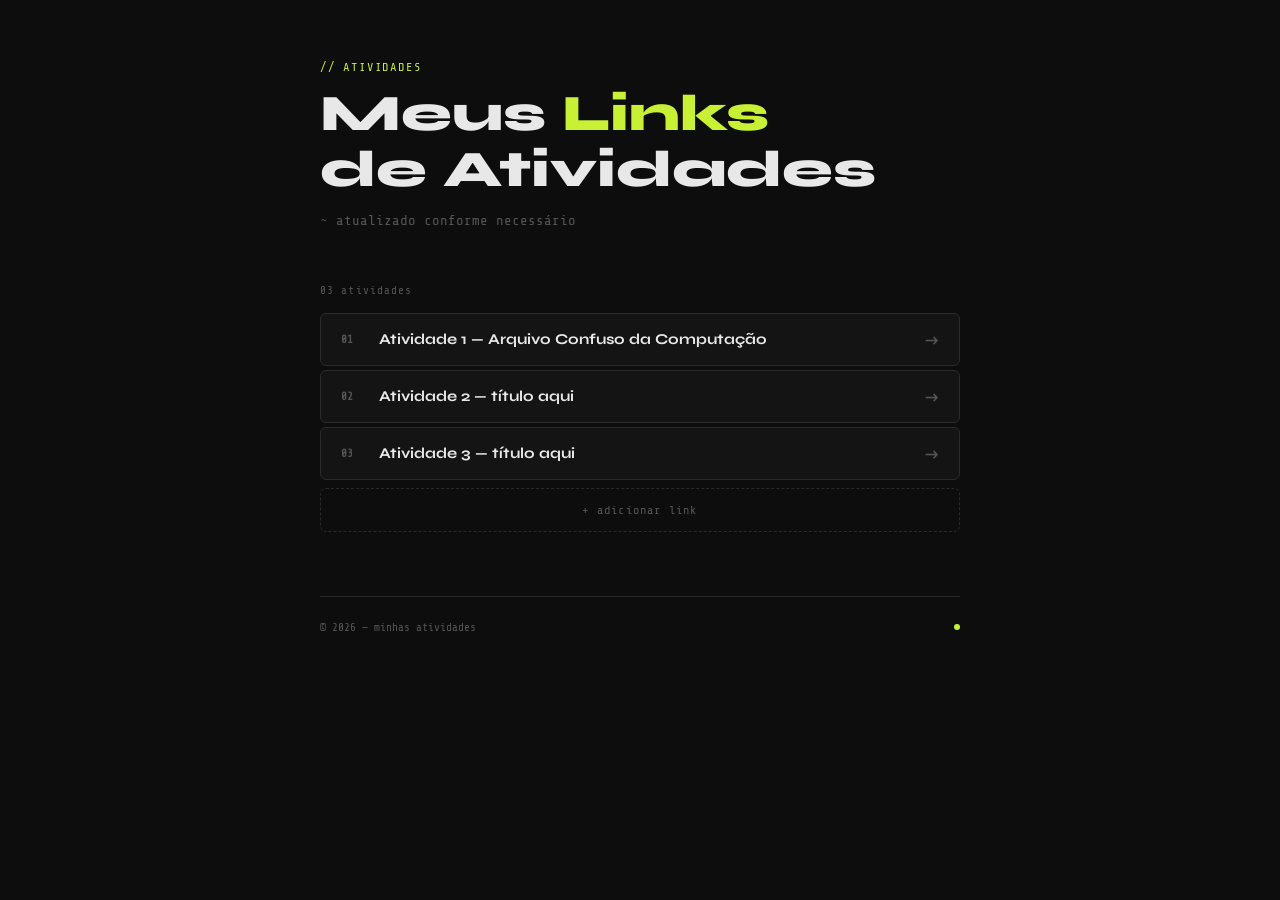
<file: atividades (1).html>
<!DOCTYPE html>
<html lang="pt-br">
<head>
    <meta charset="UTF-8">
    <meta name="viewport" content="width=device-width, initial-scale=1.0">
    <title>Minhas Atividades</title>
    <link href="https://fonts.googleapis.com/css2?family=Share+Tech+Mono&family=Syne:wght@400;700;800&display=swap" rel="stylesheet">
    <style>
        * {
            margin: 0;
            padding: 0;
            box-sizing: border-box;
        }

        :root {
            --bg: #0d0d0d;
            --surface: #141414;
            --border: #2a2a2a;
            --accent: #c8f135;
            --accent-dim: #8aaa1f;
            --text: #e8e8e8;
            --muted: #555;
        }

        body {
            background-color: var(--bg);
            color: var(--text);
            font-family: 'Syne', sans-serif;
            min-height: 100vh;
            padding: 60px 20px;
        }

        .wrapper {
            max-width: 640px;
            margin: 0 auto;
        }

        header {
            margin-bottom: 56px;
            animation: fadeDown 0.5s ease both;
        }

        .tag {
            font-family: 'Share Tech Mono', monospace;
            font-size: 12px;
            color: var(--accent);
            letter-spacing: 0.15em;
            text-transform: uppercase;
            margin-bottom: 12px;
            display: block;
        }

        h1 {
            font-size: clamp(2rem, 6vw, 3.2rem);
            font-weight: 800;
            line-height: 1.1;
            color: var(--text);
        }

        h1 span {
            color: var(--accent);
        }

        .subtitle {
            margin-top: 14px;
            font-size: 14px;
            color: var(--muted);
            font-family: 'Share Tech Mono', monospace;
        }

        .divider {
            width: 100%;
            height: 1px;
            background: var(--border);
            margin: 40px 0;
        }

        .counter {
            font-family: 'Share Tech Mono', monospace;
            font-size: 11px;
            color: var(--muted);
            letter-spacing: 0.1em;
            margin-bottom: 16px;
        }

        .list {
            list-style: none;
            display: flex;
            flex-direction: column;
            gap: 4px;
        }

        .list li {
            animation: fadeUp 0.4s ease both;
        }

        .list li:nth-child(1)  { animation-delay: 0.05s; }
        .list li:nth-child(2)  { animation-delay: 0.10s; }
        .list li:nth-child(3)  { animation-delay: 0.15s; }
        .list li:nth-child(4)  { animation-delay: 0.20s; }
        .list li:nth-child(5)  { animation-delay: 0.25s; }
        .list li:nth-child(6)  { animation-delay: 0.30s; }
        .list li:nth-child(7)  { animation-delay: 0.35s; }
        .list li:nth-child(8)  { animation-delay: 0.40s; }

        .list a {
            display: flex;
            align-items: center;
            justify-content: space-between;
            padding: 16px 20px;
            background: var(--surface);
            border: 1px solid var(--border);
            border-radius: 6px;
            text-decoration: none;
            color: var(--text);
            font-size: 15px;
            font-weight: 700;
            transition: border-color 0.2s, background 0.2s, transform 0.15s;
            gap: 16px;
        }

        .list a:hover {
            border-color: var(--accent);
            background: #1a1a1a;
            transform: translateX(4px);
        }

        .list a:hover .arrow {
            color: var(--accent);
            transform: translateX(3px);
        }

        .link-left {
            display: flex;
            align-items: center;
            gap: 14px;
        }

        .num {
            font-family: 'Share Tech Mono', monospace;
            font-size: 11px;
            color: var(--muted);
            min-width: 24px;
        }

        .arrow {
            font-size: 16px;
            color: var(--muted);
            transition: color 0.2s, transform 0.2s;
            flex-shrink: 0;
        }

        .add-btn {
            display: flex;
            align-items: center;
            justify-content: center;
            gap: 10px;
            width: 100%;
            margin-top: 8px;
            padding: 14px 20px;
            background: transparent;
            border: 1px dashed var(--border);
            border-radius: 6px;
            color: var(--muted);
            font-family: 'Share Tech Mono', monospace;
            font-size: 12px;
            letter-spacing: 0.1em;
            cursor: pointer;
            transition: border-color 0.2s, color 0.2s;
        }

        .add-btn:hover {
            border-color: var(--accent-dim);
            color: var(--accent);
        }

        footer {
            margin-top: 64px;
            padding-top: 24px;
            border-top: 1px solid var(--border);
            display: flex;
            justify-content: space-between;
            align-items: center;
        }

        footer p {
            font-family: 'Share Tech Mono', monospace;
            font-size: 11px;
            color: var(--muted);
        }

        .dot {
            width: 6px;
            height: 6px;
            background: var(--accent);
            border-radius: 50%;
            animation: blink 1.2s ease-in-out infinite;
        }

        @keyframes blink {
            0%, 100% { opacity: 1; }
            50% { opacity: 0.2; }
        }

        @keyframes fadeDown {
            from { opacity: 0; transform: translateY(-12px); }
            to   { opacity: 1; transform: translateY(0); }
        }

        @keyframes fadeUp {
            from { opacity: 0; transform: translateY(10px); }
            to   { opacity: 1; transform: translateY(0); }
        }
    </style>
</head>
<body>

<div class="wrapper">

    <header>
        <span class="tag">// atividades</span>
        <h1>Meus <span>Links</span><br>de Atividades</h1>
        <p class="subtitle">~ atualizado conforme necessário</p>
    </header>

    <div class="counter">03 atividades</div>

    <ul class="list">
        <li>
            <a href="atividade__1_.html">
                <span class="link-left">
                    <span class="num">01</span>
                    Atividade 1 — Arquivo Confuso da Computação
                </span>
                <span class="arrow">→</span>
            </a>
        </li>
        <li>
            <a href="#">
                <span class="link-left">
                    <span class="num">02</span>
                    Atividade 2 — título aqui
                </span>
                <span class="arrow">→</span>
            </a>
        </li>
        <li>
            <a href="#">
                <span class="link-left">
                    <span class="num">03</span>
                    Atividade 3 — título aqui
                </span>
                <span class="arrow">→</span>
            </a>
        </li>
    </ul>

    <button class="add-btn">+ adicionar link</button>

    <footer>
        <p>© 2026 — minhas atividades</p>
        <div class="dot"></div>
    </footer>

</div>

</body>
</html>
</file>
<file: atividades css/CSS/style.css>
* {
    margin: 0;
    padding: 0;
    box-sizing: border-box;
}
 
body {
    font-family: Arial, sans-serif;
    background-color: #f5f5f5;
    color: #333;
    line-height: 1.6;
}
 
#pagina {
    max-width: 900px;
    margin: 0 auto;
    padding: 20px;
}
 
header {
    background-color: #2c3e50;
    color: white;
    padding: 20px;
    text-align: center;
    margin-bottom: 20px;
}
 
header h1 {
    font-size: 24px;
    margin-bottom: 8px;
}
 
header p {
    font-size: 14px;
    color: #ccc;
}
 
nav {
    background-color: #34495e;
    padding: 10px 20px;
    margin-bottom: 20px;
}
 
nav ul {
    list-style: none;
    display: flex;
    flex-wrap: wrap;
    gap: 10px;
}
 
nav ul li a {
    color: white;
    text-decoration: none;
    padding: 5px 10px;
    border-radius: 4px;
}
 
nav ul li a:hover {
    background-color: #2c3e50;
}
 
main {
    max-width: 900px;
    margin: 0 auto;
    padding: 0 20px;
}
 
section {
    background-color: white;
    border-radius: 6px;
    padding: 20px;
    margin-bottom: 20px;
    border: 1px solid #ddd;
}
 
section h2 {
    font-size: 20px;
    color: #2c3e50;
    margin-bottom: 15px;
    border-bottom: 2px solid #3498db;
    padding-bottom: 5px;
}
 
article {
    margin-bottom: 15px;
    padding-bottom: 15px;
    border-bottom: 1px solid #eee;
}
 
article:last-child {
    border-bottom: none;
    margin-bottom: 0;
}
 
article h3 {
    font-size: 17px;
    color: #2980b9;
    margin-bottom: 5px;
}
 
article p {
    font-size: 14px;
}
 
aside {
    background-color: #eaf4fb;
    border-left: 4px solid #3498db;
    padding: 10px 15px;
    margin-top: 15px;
    border-radius: 4px;
}
 
aside h4 {
    margin-bottom: 5px;
    color: #2c3e50;
}
 
blockquote {
    font-style: italic;
    color: #555;
    border-left: 4px solid #bdc3c7;
    padding: 8px 15px;
    margin: 10px 0;
    background-color: #f9f9f9;
}
 
pre {
    background-color: #1e1e1e;
    color: #00ff00;
    padding: 12px;
    border-radius: 4px;
    font-size: 13px;
    margin: 10px 0;
    overflow-x: auto;
}
 
code {
    background-color: #eee;
    padding: 2px 6px;
    border-radius: 3px;
    font-size: 13px;
    margin-right: 5px;
}
 
details {
    margin-top: 8px;
    cursor: pointer;
}
 
summary {
    color: #2980b9;
    font-weight: bold;
}
 
details p {
    margin-top: 8px;
    padding-left: 10px;
    color: #555;
}
 
table {
    width: 100%;
    border-collapse: collapse;
    margin-top: 15px;
    font-size: 14px;
}
 
table caption {
    font-weight: bold;
    margin-bottom: 8px;
    color: #2c3e50;
}
 
th {
    background-color: #2c3e50;
    color: white;
    padding: 8px 12px;
    text-align: left;
}
 
td {
    padding: 8px 12px;
    border: 1px solid #ddd;
}
 
tr:nth-child(even) {
    background-color: #f2f2f2;
}
 
tfoot td {
    background-color: #ecf0f1;
    font-style: italic;
    color: #777;
}
 
ol, ul {
    padding-left: 20px;
    font-size: 14px;
}
 
ol li, ul li {
    margin-bottom: 5px;
}
 
fieldset {
    border: 1px solid #ddd;
    border-radius: 6px;
    padding: 15px;
}
 
legend {
    font-weight: bold;
    color: #2c3e50;
    padding: 0 8px;
}
 
label {
    display: block;
    margin-top: 12px;
    margin-bottom: 4px;
    font-size: 14px;
    font-weight: bold;
}
 
input[type="text"],
input[type="email"],
input[type="number"],
input[type="date"],
select,
textarea {
    width: 100%;
    padding: 8px;
    border: 1px solid #ccc;
    border-radius: 4px;
    font-size: 14px;
}
 
textarea {
    height: 80px;
    resize: vertical;
}
 
input[type="submit"] {
    margin-top: 15px;
    padding: 8px 20px;
    background-color: #2980b9;
    color: white;
    border: none;
    border-radius: 4px;
    font-size: 14px;
    cursor: pointer;
}
 
input[type="submit"]:hover {
    background-color: #1a6a9a;
}
 
footer {
    background-color: #2c3e50;
    color: #ccc;
    text-align: center;
    padding: 20px;
    margin-top: 30px;
    font-size: 13px;
}
 
footer a {
    color: #3498db;
    text-decoration: none;
}
 
footer a:hover {
    text-decoration: underline;
}
</file>
<file: exercicios-dacio-2bin/exer1/style.css>
*, *::before, *::after { box-sizing: border-box; margin: 0; padding: 0; }
 
    :root {
      --bg: #0d0d0d;
      --surface: #161616;
      --border: #2a2a2a;
      --accent: #e67e22;
      --text: #f0f0f0;
      --muted: #666;
      --green: #2ecc71;
      --red: #e74c3c;
    }
 
    body {
      font-family: 'Syne', sans-serif;
      background: var(--bg);
      color: var(--text);
      min-height: 100vh;
      display: flex;
      align-items: center;
      justify-content: center;
      padding: 20px;
    }
 
    .card {
      background: var(--surface);
      border: 1px solid var(--border);
      border-radius: 16px;
      padding: 48px 40px;
      width: 100%;
      max-width: 480px;
      position: relative;
      overflow: hidden;
    }
 
    .card::before {
      content: '';
      position: absolute;
      top: 0; left: 0; right: 0;
      height: 3px;
      background: var(--accent);
    }
 
    .tag {
      font-family: 'JetBrains Mono', monospace;
      font-size: 0.7rem;
      color: var(--accent);
      letter-spacing: 0.15em;
      text-transform: uppercase;
      margin-bottom: 12px;
    }
 
    h1 {
      font-size: 2rem;
      font-weight: 800;
      line-height: 1.1;
      margin-bottom: 8px;
    }
 
    .subtitle {
      font-size: 0.9rem;
      color: var(--muted);
      margin-bottom: 36px;
    }
 
    label {
      display: block;
      font-size: 0.8rem;
      font-weight: 700;
      letter-spacing: 0.08em;
      text-transform: uppercase;
      color: var(--muted);
      margin-bottom: 8px;
    }
 
    input {
      width: 100%;
      background: var(--bg);
      border: 1px solid var(--border);
      border-radius: 8px;
      padding: 14px 18px;
      font-family: 'JetBrains Mono', monospace;
      font-size: 1.1rem;
      color: var(--text);
      letter-spacing: 0.1em;
      outline: none;
      transition: border-color 0.2s;
    }
 
    input:focus { border-color: var(--accent); }
 
    button {
      width: 100%;
      margin-top: 20px;
      padding: 15px;
      background: var(--accent);
      color: #fff;
      border: none;
      border-radius: 8px;
      font-family: 'Syne', sans-serif;
      font-size: 1rem;
      font-weight: 700;
      letter-spacing: 0.05em;
      cursor: pointer;
      transition: opacity 0.2s, transform 0.1s;
    }
 
    button:hover { opacity: 0.88; }
    button:active { transform: scale(0.98); }
 
    .result {
      margin-top: 24px;
      padding: 16px 20px;
      border-radius: 8px;
      font-family: 'JetBrains Mono', monospace;
      font-size: 0.95rem;
      font-weight: 700;
      text-align: center;
      display: none;
      animation: fadeIn 0.3s ease;
    }
 
    .result.valido {
      background: rgba(46, 204, 113, 0.1);
      border: 1px solid var(--green);
      color: var(--green);
    }
 
    .result.invalido {
      background: rgba(231, 76, 60, 0.1);
      border: 1px solid var(--red);
      color: var(--red);
    }
 
    @keyframes fadeIn {
      from { opacity: 0; transform: translateY(6px); }
      to { opacity: 1; transform: translateY(0); }
    }
</file>
<file: exercicios-dacio-2bin/exer2/style.css>
*, *::before, *::after { box-sizing: border-box; margin: 0; padding: 0; }
 
    :root {
      --bg: #fdf6ee;
      --card: #fff;
      --border: #e8ddd0;
      --accent: #c0392b;
      --cold: #2980b9;
      --text: #1a1a1a;
      --muted: #999;
    }
 
    body {
      font-family: 'DM Sans', sans-serif;
      background: var(--bg);
      min-height: 100vh;
      display: flex;
      align-items: center;
      justify-content: center;
      padding: 20px;
    }
 
    .card {
      background: var(--card);
      border: 1px solid var(--border);
      border-radius: 24px;
      padding: 52px 44px;
      width: 100%;
      max-width: 500px;
      box-shadow: 0 20px 60px rgba(0,0,0,0.06);
    }
 
    .tag {
      font-family: 'DM Mono', monospace;
      font-size: 0.7rem;
      color: var(--muted);
      letter-spacing: 0.18em;
      text-transform: uppercase;
      margin-bottom: 10px;
    }
 
    h1 {
      font-family: 'Playfair Display', serif;
      font-size: 2.2rem;
      font-weight: 900;
      color: var(--text);
      margin-bottom: 6px;
      line-height: 1.1;
    }
 
    .subtitle {
      font-size: 0.88rem;
      color: var(--muted);
      margin-bottom: 44px;
    }
 
    .fields {
      display: flex;
      flex-direction: column;
      gap: 28px;
    }
 
    .field-group {
      position: relative;
    }
 
    .field-label {
      font-family: 'DM Mono', monospace;
      font-size: 0.7rem;
      letter-spacing: 0.15em;
      text-transform: uppercase;
      font-weight: 500;
      margin-bottom: 10px;
      display: flex;
      align-items: center;
      gap: 8px;
    }
 
    .dot-c {
      width: 10px; height: 10px;
      border-radius: 50%;
      background: var(--cold);
      display: inline-block;
    }
 
    .dot-f {
      width: 10px; height: 10px;
      border-radius: 50%;
      background: var(--accent);
      display: inline-block;
    }
 
    input[type="number"] {
      width: 100%;
      border: 1.5px solid var(--border);
      border-radius: 12px;
      padding: 16px 20px 16px 56px;
      font-family: 'DM Mono', monospace;
      font-size: 1.5rem;
      font-weight: 500;
      color: var(--text);
      background: var(--bg);
      outline: none;
      transition: border-color 0.2s;
      -moz-appearance: textfield;
    }
 
    input[type="number"]::-webkit-inner-spin-button,
    input[type="number"]::-webkit-outer-spin-button { -webkit-appearance: none; }
 
    input[type="number"]:focus { border-color: var(--text); }
 
    .unit-badge {
      position: absolute;
      left: 16px;
      bottom: 14px;
      font-family: 'Playfair Display', serif;
      font-size: 1.3rem;
      font-weight: 700;
      color: var(--muted);
      pointer-events: none;
    }
 
    .divider {
      display: flex;
      align-items: center;
      gap: 12px;
      color: var(--muted);
      font-size: 0.8rem;
    }
 
    .divider::before, .divider::after {
      content: '';
      flex: 1;
      height: 1px;
      background: var(--border);
    }
</file>
<file: exercicios-dacio-2bin/exer3/style.css>
*, *::before, *::after { box-sizing: border-box; margin: 0; padding: 0; }
 
    :root {
      --bg: #111827;
      --surface: #1f2937;
      --border: #374151;
      --text: #f9fafb;
      --muted: #6b7280;
      --accent: #f59e0b;
    }
 
    body {
      font-family: 'Nunito', sans-serif;
      background: var(--bg);
      min-height: 100vh;
      display: flex;
      align-items: center;
      justify-content: center;
      padding: 20px;
    }
 
    .card {
      background: var(--surface);
      border: 1px solid var(--border);
      border-radius: 20px;
      padding: 44px 40px;
      width: 100%;
      max-width: 520px;
    }
 
    .tag {
      font-family: 'Space Mono', monospace;
      font-size: 0.68rem;
      color: var(--accent);
      letter-spacing: 0.2em;
      text-transform: uppercase;
      margin-bottom: 10px;
    }
 
    h1 {
      font-family: 'Fraunces', serif;
      font-size: 2.1rem;
      font-weight: 900;
      margin-bottom: 6px;
      color: var(--text);
    }
 
    .subtitle {
      font-size: 0.88rem;
      color: var(--muted);
      margin-bottom: 36px;
    }
 
    .grid {
      display: grid;
      grid-template-columns: 1fr 1fr 1fr;
      gap: 12px;
      margin-bottom: 12px;
    }
 
    .full { grid-column: 1 / -1; }
 
    label {
      display: block;
      font-family: 'Space Mono', monospace;
      font-size: 0.68rem;
      letter-spacing: 0.12em;
      text-transform: uppercase;
      color: var(--muted);
      margin-bottom: 6px;
    }
 
    input {
      width: 100%;
      background: var(--bg);
      border: 1px solid var(--border);
      border-radius: 8px;
      padding: 12px 14px;
      font-family: 'Space Mono', monospace;
      font-size: 0.95rem;
      color: var(--text);
      outline: none;
      transition: border-color 0.2s;
    }
 
    input:focus { border-color: var(--accent); }
 
    button {
      width: 100%;
      margin-top: 20px;
      padding: 14px;
      background: var(--accent);
      color: #111;
      border: none;
      border-radius: 8px;
      font-family: 'Nunito', sans-serif;
      font-size: 1rem;
      font-weight: 700;
      cursor: pointer;
      transition: opacity 0.2s, transform 0.1s;
    }
 
    button:hover { opacity: 0.88; }
    button:active { transform: scale(0.98); }
 
    .result-box {
      margin-top: 24px;
      border-radius: 12px;
      padding: 24px;
      display: none;
      animation: pop 0.3s cubic-bezier(0.175, 0.885, 0.32, 1.275);
    }
 
    @keyframes pop {
      from { opacity: 0; transform: scale(0.95); }
      to { opacity: 1; transform: scale(1); }
    }
 
    .result-box.aprovado { background: rgba(59, 130, 246, 0.1); border: 1px solid #3b82f6; }
    .result-box.exame { background: rgba(34, 197, 94, 0.1); border: 1px solid #22c55e; }
    .result-box.reprovado { background: rgba(239, 68, 68, 0.1); border: 1px solid #ef4444; }
 
    .result-nome {
      font-size: 0.8rem;
      color: var(--muted);
      margin-bottom: 4px;
    }
 
    .result-aluno {
      font-family: 'Fraunces', serif;
      font-size: 1.4rem;
      font-weight: 700;
      color: var(--text);
      margin-bottom: 16px;
    }
 
    .result-media {
      font-family: 'Space Mono', monospace;
      font-size: 2.8rem;
      font-weight: 700;
      line-height: 1;
      margin-bottom: 4px;
    }
 
    .result-box.aprovado .result-media { color: #3b82f6; }
    .result-box.exame .result-media { color: #22c55e; }
    .result-box.reprovado .result-media { color: #ef4444; }
 
    .result-situacao {
      font-size: 0.9rem;
      font-weight: 700;
      letter-spacing: 0.05em;
    }
 
    .result-box.aprovado .result-situacao { color: #3b82f6; }
    .result-box.exame .result-situacao { color: #22c55e; }
    .result-box.reprovado .result-situacao { color: #ef4444; }
 
    .result-extra {
      margin-top: 10px;
      font-size: 0.83rem;
      color: var(--muted);
    }
</file>
<file: exercicios-dacio-2bin/exer4/style.css>
*, *::before, *::after { box-sizing: border-box; margin: 0; padding: 0; }
 
    :root {
      --bg: #040d1a;
      --surface: #0a1628;
      --card: #0f1f3d;
      --border: #1a3460;
      --accent: #00d4ff;
      --gold: #ffd700;
      --text: #e8f4fd;
      --muted: #4a7099;
    }
 
    body {
      font-family: 'IBM Plex Sans', sans-serif;
      background: var(--bg);
      background-image: radial-gradient(ellipse at 20% 50%, rgba(0,212,255,0.05) 0%, transparent 60%),
                        radial-gradient(ellipse at 80% 20%, rgba(255,215,0,0.04) 0%, transparent 50%);
      min-height: 100vh;
      display: flex;
      align-items: center;
      justify-content: center;
      padding: 20px;
    }
 
    .card {
      background: var(--surface);
      border: 1px solid var(--border);
      border-radius: 20px;
      padding: 48px 44px;
      width: 100%;
      max-width: 540px;
      position: relative;
      overflow: hidden;
    }
 
    .card::after {
      content: '∞';
      position: absolute;
      right: -10px;
      top: -20px;
      font-size: 140px;
      color: rgba(0,212,255,0.03);
      font-family: 'IBM Plex Mono', monospace;
      pointer-events: none;
      line-height: 1;
    }
 
    .bank-name {
      font-family: 'IBM Plex Mono', monospace;
      font-size: 0.7rem;
      color: var(--accent);
      letter-spacing: 0.3em;
      text-transform: uppercase;
      margin-bottom: 6px;
    }
 
    h1 {
      font-family: 'Cabinet Grotesk', sans-serif;
      font-size: 2rem;
      font-weight: 900;
      color: var(--text);
      margin-bottom: 6px;
    }
 
    .subtitle {
      font-size: 0.85rem;
      color: var(--muted);
      margin-bottom: 36px;
    }
 
    .field {
      margin-bottom: 18px;
    }
 
    label {
      display: block;
      font-family: 'IBM Plex Mono', monospace;
      font-size: 0.68rem;
      letter-spacing: 0.15em;
      text-transform: uppercase;
      color: var(--muted);
      margin-bottom: 7px;
    }
 
    input, select {
      width: 100%;
      background: var(--card);
      border: 1px solid var(--border);
      border-radius: 10px;
      padding: 13px 16px;
      font-family: 'IBM Plex Mono', monospace;
      font-size: 1rem;
      color: var(--text);
      outline: none;
      transition: border-color 0.2s;
      appearance: none;
      -webkit-appearance: none;
    }
 
    input:focus, select:focus { border-color: var(--accent); }
 
    select {
      background-image: url("data:image/svg+xml,%3Csvg xmlns='http://www.w3.org/2000/svg' width='12' height='12' viewBox='0 0 12 12'%3E%3Cpath fill='%234a7099' d='M6 8L1 3h10z'/%3E%3C/svg%3E");
      background-repeat: no-repeat;
      background-position: right 16px center;
      padding-right: 40px;
      cursor: pointer;
    }
 
    select option { background: var(--card); }
 
    .row { display: grid; grid-template-columns: 1fr 1fr; gap: 14px; }
 
    button {
      width: 100%;
      margin-top: 8px;
      padding: 15px;
      background: linear-gradient(135deg, var(--accent), #0099cc);
      color: #040d1a;
      border: none;
      border-radius: 10px;
      font-family: 'Cabinet Grotesk', sans-serif;
      font-size: 1rem;
      font-weight: 800;
      letter-spacing: 0.03em;
      cursor: pointer;
      transition: opacity 0.2s, transform 0.1s;
    }
 
    button:hover { opacity: 0.9; }
    button:active { transform: scale(0.98); }
 
    .result-panel {
      margin-top: 28px;
      background: var(--card);
      border: 1px solid var(--border);
      border-radius: 14px;
      overflow: hidden;
      display: none;
      animation: slideUp 0.3s ease;
    }
 
    @keyframes slideUp {
      from { opacity: 0; transform: translateY(10px); }
      to { opacity: 1; transform: translateY(0); }
    }
 
    .result-header {
      background: linear-gradient(90deg, rgba(0,212,255,0.08), transparent);
      padding: 16px 22px;
      border-bottom: 1px solid var(--border);
      font-family: 'IBM Plex Mono', monospace;
      font-size: 0.7rem;
      letter-spacing: 0.2em;
      text-transform: uppercase;
      color: var(--accent);
    }
 
    .result-rows { padding: 8px 0; }
 
    .result-row {
      display: flex;
      justify-content: space-between;
      align-items: center;
      padding: 12px 22px;
      border-bottom: 1px solid rgba(26, 52, 96, 0.5);
    }
 
    .result-row:last-child { border-bottom: none; }
 
    .result-row-label {
      font-size: 0.85rem;
      color: var(--muted);
    }
 
    .result-row-value {
      font-family: 'IBM Plex Mono', monospace;
      font-size: 0.95rem;
      font-weight: 600;
      color: var(--text);
    }
 
    .result-total {
      display: flex;
      justify-content: space-between;
      align-items: center;
      padding: 18px 22px;
      background: rgba(0, 212, 255, 0.06);
      border-top: 1px solid var(--border);
    }
 
    .result-total-label {
      font-size: 0.85rem;
      font-weight: 700;
      color: var(--text);
    }
 
    .result-total-value {
      font-family: 'Cabinet Grotesk', sans-serif;
      font-size: 1.5rem;
      font-weight: 900;
      color: var(--gold);
    }
</file>
